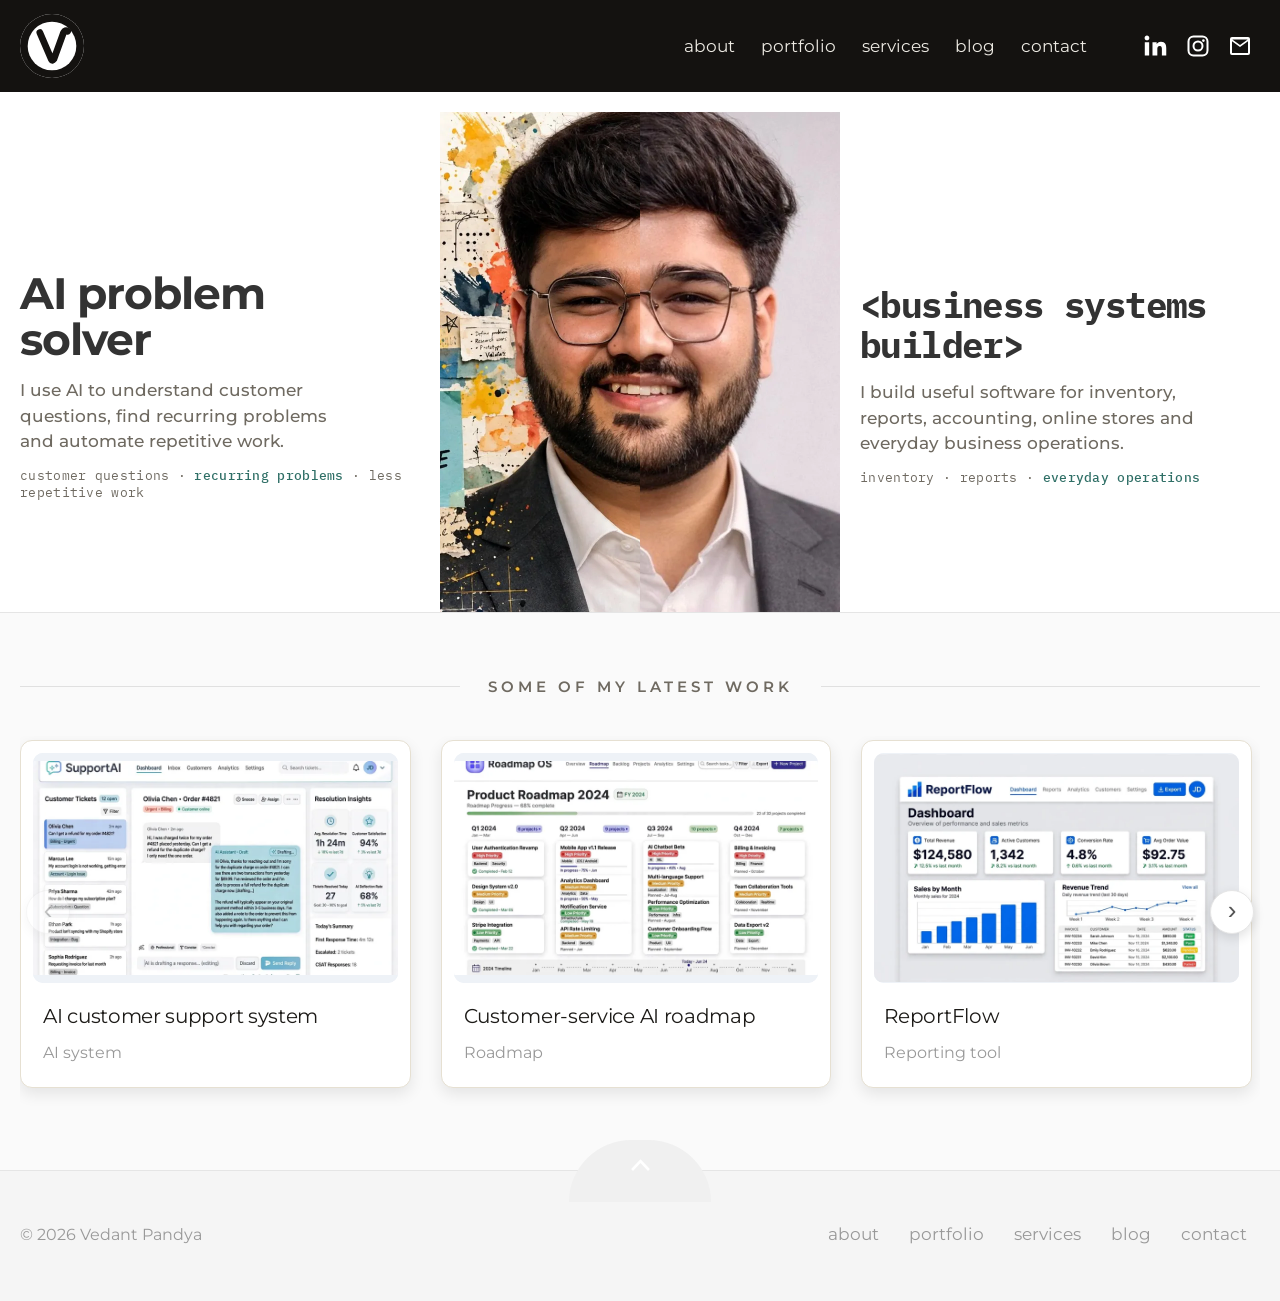
<file: index.html>
<!doctype html>
<html lang="en">
  <head>
    <meta charset="utf-8" />
    <meta name="viewport" content="width=device-width, initial-scale=1, viewport-fit=cover" />
    <meta name="color-scheme" content="light dark" />
    <link rel="icon" type="image/svg+xml" href="assets/logo-v.svg" />
    <link rel="icon" type="image/png" sizes="512x512" href="assets/favicon.png" />
    <link rel="apple-touch-icon" href="assets/favicon.png" />
    <title>Vedant Pandya — AI Technical Architect &amp; Business Systems Builder</title>
    <meta name="description" content="Vedant Pandya uses AI and software to solve real business problems — customer support, reports, inventory, accounting, online stores and everyday operations." />
    <script type="application/ld+json">
    {
      "@context": "https://schema.org",
      "@graph": [
        {
          "@type": "Person",
          "name": "Vedant Pandya",
          "jobTitle": "AI Technical Architect",
          "description": "Vedant Pandya is an AI technical architect from Ahmedabad, India, who turns complicated business problems into simple, intelligent systems — customer support, reports, inventory, accounting and online stores.",
          "url": "https://vedant-pandya-portfolio.vercel.app/",
          "email": "mailto:pvedant881@gmail.com",
          "address": {
            "@type": "PostalAddress",
            "addressLocality": "Ahmedabad",
            "addressRegion": "Gujarat",
            "addressCountry": "IN"
          },
          "sameAs": [
            "https://www.linkedin.com/in/vedant-pandya10",
            "https://www.instagram.com/vedanttpandyaa/",
            "https://github.com/pvedant881",
            "https://www.youtube.com/@sampoornabhajanmusic"
          ],
          "knowsAbout": ["AI technical architecture", "AI automation", "AI chatbots", "customer support automation", "business systems", "reporting automation", "inventory automation"]
        },
        {
          "@type": "WebSite",
          "name": "Vedant Pandya — AI Technical Architect & Business Systems Builder",
          "url": "https://vedant-pandya-portfolio.vercel.app/",
          "author": { "@type": "Person", "name": "Vedant Pandya" }
        }
      ]
    }
    </script>
    <meta property="og:type" content="website" />
    <meta property="og:title" content="Vedant Pandya — AI Technical Architect &amp; Business Systems Builder" />
    <meta property="og:description" content="I turn complicated business problems into simple, intelligent systems." />
    <meta property="og:image" content="assets/hero.jpg" />
    <meta name="twitter:card" content="summary_large_image" />
    <meta name="twitter:title" content="Vedant Pandya — AI Technical Architect &amp; Business Systems Builder" />
    <meta name="twitter:description" content="I use AI and software to solve real business problems." />
    <meta name="twitter:image" content="assets/hero.jpg" />
    <link rel="preconnect" href="https://fonts.googleapis.com" />
    <link rel="preconnect" href="https://fonts.gstatic.com" crossorigin />
    <link href="https://fonts.googleapis.com/css2?family=Montserrat:ital,wght@0,400;0,500;0,600;0,700;0,800;0,900;1,500&family=IBM+Plex+Mono:wght@400;500;700&display=swap" rel="stylesheet" />
    <link rel="stylesheet" href="css/style.css">
    <link rel="preload" as="image" href="assets/solver-tall.jpg" fetchpriority="high">
  </head>
  <body>
    <header class="site">
      <div class="header-in">
        <a class="brand" href="#top" aria-label="Vedant Pandya — home">
          <img class="monogram" src="assets/logo-v.svg" alt="Vedant Pandya logo" width="64" height="64" />
          
        </a>
        <button class="menu-btn" id="menuBtn" type="button" aria-label="Menu" aria-expanded="false"><span aria-hidden="true"></span></button>
        <nav class="main" aria-label="Main">
          <a href="about.html">About</a>
          <a href="portfolio.html">Portfolio</a>
          <a href="services.html">Services</a>
          <a href="blog.html">Blog</a>
          <a href="contact.html">Contact</a>
        </nav>
        <div class="socials">
          <a href="https://www.linkedin.com/in/vedant-pandya10" target="_blank" rel="noopener" aria-label="Vedant Pandya on LinkedIn">
            <svg viewBox="0 0 24 24" aria-hidden="true"><path d="M4.98 3.5C4.98 4.88 3.87 6 2.5 6S0 4.88 0 3.5 1.12 1 2.5 1s2.48 1.12 2.48 2.5zM.2 8h4.6v14H.2zM8.3 8h4.4v1.9h.1c.6-1.2 2.1-2.4 4.4-2.4 4.7 0 5.6 3.1 5.6 7.1V22h-4.6v-6.5c0-1.6 0-3.6-2.2-3.6s-2.6 1.7-2.6 3.5V22H8.3z" transform="translate(0.6,0.6) scale(0.95)"/></svg>
          </a>
          <a href="https://www.instagram.com/vedanttpandyaa/?hl=en" target="_blank" rel="noopener" aria-label="Vedant Pandya on Instagram">
            <svg class="ig" viewBox="0 0 24 24" aria-hidden="true"><rect x="2.5" y="2.5" width="19" height="19" rx="5"/><circle cx="12" cy="12" r="4.5"/><circle cx="17.4" cy="6.6" r="1.3" fill="#fff" stroke="none"/></svg>
          </a>
          <a href="mailto:pvedant881@gmail.com" aria-label="Email Vedant Pandya">
            <svg viewBox="0 0 24 24" aria-hidden="true"><path d="M2 5a2 2 0 0 1 2-2h16a2 2 0 0 1 2 2v14a2 2 0 0 1-2 2H4a2 2 0 0 1-2-2zm2.3.4L12 11l7.7-5.6H4.3zM20 7.2l-8 5.8-8-5.8V19h16z"/></svg>
          </a>
        </div>
      </div>
    </header>

    <main id="top">
        <!-- ===== Hero: AI problem solver / business systems builder ===== -->
      <section class="hero" id="heroSec" aria-label="Introduction">
        <h1 class="sr-only">Vedant Pandya — AI Technical Architect &amp; Business Systems Builder</h1>
        <div class="hero-grid">
          <div class="side left" id="sideSolver">
            <h2>AI problem<br/>solver</h2>
            <p>I use AI to understand customer questions, find recurring problems and automate repetitive work.</p>
            <span class="tag">customer questions · <b>recurring problems</b> · less repetitive work</span>
          </div>

          <div class="portrait-wrap">
            <div class="portrait" id="portrait" role="img" aria-label="Full split-portrait artwork of Vedant Pandya, shown whole — his complete face with PROBLEM SOLVER on the left: a hand-made collage of sticky notes reading Understand the real problem, Make work simpler and Build what people need, plus charts and customer conversation symbols; and AI BUILDER on the right: clean connected system diagrams, dashboard charts and data symbols. Move your cursor across the hero to wipe between the illustrated portrait and the real photo; at rest it is a 50/50 split.">
              <picture class="layer photo" id="photoLayer"><source srcset="assets/photo-tall.webp" type="image/webp"><img src="assets/photo-tall.jpg" alt="" width="800" height="1000"></picture>
              <picture class="layer wipe" id="wipe"><source srcset="assets/solver-tall.webp" type="image/webp"><img src="assets/solver-tall.jpg" alt="" width="800" height="1000" fetchpriority="high"></picture>
            </div>
          </div>

          <div class="side right" id="sideBuilder">
            <h2>&lt;business systems builder&gt;</h2>
            <p>I build useful software for inventory, reports, accounting, online stores and everyday business operations.</p>
            <span class="tag">inventory · reports · <b>everyday operations</b></span>
          </div>
        </div>
      </section>


      <!-- ===== Featured projects ===== -->
      <section class="block band" id="projects" aria-label="Featured projects">
        <div class="block-in">
          <div class="work-head">
            <span class="rule" aria-hidden="true"></span>
            <h2>Some of my latest work</h2>
            <span class="rule" aria-hidden="true"></span>
          </div>
          <button class="work-arrow" id="workPrev" type="button" aria-label="Show earlier projects">‹</button>
          <button class="work-arrow" id="workNext" type="button" aria-label="Show more projects">›</button>
          <div class="cards">
            <!-- Project 1 -->
            <article class="card">
              <div class="preview" aria-hidden="true">
                <picture><source srcset="assets/project-1.webp" type="image/webp"><img src="assets/project-1.jpg" alt="AI customer support system preview"></picture>
              </div>
              <div class="card-meta">
                <div class="card-top">
                  <h3>AI customer support system</h3>
                  <span class="status">Designed</span>
                </div>
                <div class="qa">
                  <span class="q">The problem</span>
                  <p>Customer questions arrive through chat, email and phone. Teams spend too much time answering the same questions and searching for information.</p>
                </div>
                <div class="qa">
                  <span class="q">What I created</span>
                  <p>AI assistants that can understand questions, find the correct information, complete approved tasks and transfer difficult cases to a person.</p>
                </div>
                <div class="qa help">
                  <span class="q">How it helps</span>
                  <p>Customers receive faster answers while employees spend more time on complicated cases.</p>
                </div>
                <p class="role-line"><b>My role:</b> designed the assistants and the rules for when a person takes over.</p>
                <div class="how-toggle">
                  <button class="how-btn" type="button" aria-expanded="false">See how it works <span class="chev" aria-hidden="true">▾</span></button>
                  <div class="how-panel">
                    <h4>In simple words</h4>
                    <ol class="flow-steps">
                      <li>A customer asks a question on chat, email or phone.</li>
                      <li>The assistant understands the question and looks up the correct information.</li>
                      <li>It answers, or completes an approved task such as checking an order.</li>
                      <li>If the case is difficult or sensitive, it passes everything to a person.</li>
                    </ol>
                    <h4 class="tech">Technical details</h4>
                    <ul class="tech-list">
                      <li><b>AI models:</b> large language models answering only from approved business content.</li>
                      <li><b>Integrations:</b> chat, email and phone channels connected through APIs.</li>
                      <li><b>Security &amp; approvals:</b> the assistant can only complete tasks the business has approved; sensitive actions always need a person.</li>
                      <li><b>Records:</b> every conversation is logged so answers can be checked and improved.</li>
                    </ul>
                  </div>
                </div>
              </div>
            </article>

            <!-- Project 2 -->
            <article class="card">
              <div class="preview" aria-hidden="true">
                <picture><source srcset="assets/project-2.webp" type="image/webp"><img src="assets/project-2.jpg" alt="Customer-service AI roadmap preview"></picture>
              </div>
              <div class="card-meta">
                <div class="card-top">
                  <h3>Customer-service AI roadmap</h3>
                  <span class="status plan">Architecture &amp; planning</span>
                </div>
                <div class="qa">
                  <span class="q">The problem</span>
                  <p>A business wanted to understand where AI could improve customer service without creating unnecessary risk.</p>
                </div>
                <div class="qa">
                  <span class="q">What I created</span>
                  <p>A structured plan containing 43 practical AI projects, including faster responses, better routing, privacy protection and intelligent assistance for employees.</p>
                </div>
                <div class="qa help">
                  <span class="q">How it helps</span>
                  <p>The company can introduce AI in a controlled order instead of starting disconnected experiments.</p>
                </div>
                <div class="proof"><b>43</b><span>practical AI projects, sequenced by value and risk</span></div>
                <p class="role-line"><b>My role:</b> designed the roadmap and the order the projects should happen in.</p>
                <div class="how-toggle">
                  <button class="how-btn" type="button" aria-expanded="false">See how it works <span class="chev" aria-hidden="true">▾</span></button>
                  <div class="how-panel">
                    <h4>In simple words</h4>
                    <ol class="flow-steps">
                      <li>Study how customer service works today and where AI could genuinely help.</li>
                      <li>List every opportunity and check its value against its risk.</li>
                      <li>Put the 43 projects into a safe order — quick wins first, sensitive work later.</li>
                      <li>The business follows the plan instead of guessing where to start.</li>
                    </ol>
                    <h4 class="tech">Technical details</h4>
                    <ul class="tech-list">
                      <li><b>Architecture:</b> each project mapped to the systems, data and teams it touches.</li>
                      <li><b>Privacy:</b> data-protection checks built into every project before it starts.</li>
                      <li><b>Controls:</b> human approval points defined for anything that affects customers directly.</li>
                    </ul>
                  </div>
                </div>
              </div>
            </article>

            <!-- Project 3 -->
            <article class="card">
              <div class="preview" aria-hidden="true">
                <picture><source srcset="assets/project-3.webp" type="image/webp"><img src="assets/project-3.jpg" alt="ReportFlow preview"></picture>
              </div>
              <div class="card-meta">
                <div class="card-top">
                  <h3>ReportFlow</h3>
                  <span class="status plan">In development</span>
                </div>
                <div class="qa">
                  <span class="q">The problem</span>
                  <p>Teams repeatedly prepare reports from spreadsheets and manually email them to managers or customers.</p>
                </div>
                <div class="qa">
                  <span class="q">What I created</span>
                  <p>ReportFlow connects to a spreadsheet, prepares the required report and sends it automatically according to a schedule.</p>
                </div>
                <div class="qa help">
                  <span class="q">How it helps</span>
                  <p>It reduces repeated reporting work and helps teams receive information on time.</p>
                </div>
                <p class="role-line"><b>My role:</b> designing and building ReportFlow.</p>
                <div class="how-toggle">
                  <button class="how-btn" type="button" aria-expanded="false">See how it works <span class="chev" aria-hidden="true">▾</span></button>
                  <div class="how-panel">
                    <h4>In simple words</h4>
                    <ol class="flow-steps">
                      <li>Connect ReportFlow to the spreadsheet the team already keeps.</li>
                      <li>Choose what the report should show and who should receive it.</li>
                      <li>ReportFlow prepares the report on schedule — daily, weekly or monthly.</li>
                      <li>It emails the finished report automatically, every time.</li>
                    </ol>
                    <h4 class="tech">Technical details</h4>
                    <ul class="tech-list">
                      <li><b>Integrations:</b> spreadsheet APIs read the latest data at send time.</li>
                      <li><b>Scheduling:</b> automated jobs prepare and send each report on its own timetable.</li>
                      <li><b>Delivery:</b> reports generated as clean documents and sent by email, with a send log.</li>
                    </ul>
                  </div>
                </div>
              </div>
            </article>

            <!-- Project 4 -->
            <article class="card">
              <div class="preview" aria-hidden="true">
                <picture><source srcset="assets/project-4.webp" type="image/webp"><img src="assets/project-4.jpg" alt="Inventory and purchase system preview"></picture>
              </div>
              <div class="card-meta">
                <div class="card-top">
                  <h3>Inventory and purchase system</h3>
                  <span class="status">Built</span>
                </div>
                <div class="qa">
                  <span class="q">The problem</span>
                  <p>A business needed one place to manage products, stock, suppliers, purchases and Purchase Orders.</p>
                </div>
                <div class="qa">
                  <span class="q">What I created</span>
                  <p>An online business system that records inventory activity and manages the purchasing process.</p>
                </div>
                <div class="qa help">
                  <span class="q">How it helps</span>
                  <p>It gives the business clearer stock information and reduces manual record-keeping.</p>
                </div>
                <p class="role-line"><b>My role:</b> helped build the system.</p>
                <div class="how-toggle">
                  <button class="how-btn" type="button" aria-expanded="false">See how it works <span class="chev" aria-hidden="true">▾</span></button>
                  <div class="how-panel">
                    <h4>In simple words</h4>
                    <ol class="flow-steps">
                      <li>Products, suppliers and current stock are recorded in one place.</li>
                      <li>When stock is bought or used, the system updates the record.</li>
                      <li>Purchase Orders are created and tracked inside the same system.</li>
                      <li>Anyone can see what is in stock and what is on order.</li>
                    </ol>
                    <h4 class="tech">Technical details</h4>
                    <ul class="tech-list">
                      <li><b>Database design:</b> products, stock movements, suppliers and Purchase Orders stored as connected records.</li>
                      <li><b>Architecture:</b> a cloud-based web application the whole team can open in a browser.</li>
                      <li><b>Access:</b> different team members see and change only what their job needs.</li>
                    </ul>
                  </div>
                </div>
              </div>
            </article>

            <!-- Project 5 -->
            <article class="card">
              <div class="preview" aria-hidden="true">
                <picture><source srcset="assets/project-5.webp" type="image/webp"><img src="assets/project-5.jpg" alt="Accounting and Tally connection preview"></picture>
              </div>
              <div class="card-meta">
                <div class="card-top">
                  <h3>Accounting and Tally connection</h3>
                  <span class="status">Built</span>
                </div>
                <div class="qa">
                  <span class="q">The problem</span>
                  <p>Accounting information stored on an office computer was difficult to access and synchronize with an online platform.</p>
                </div>
                <div class="qa">
                  <span class="q">What I created</span>
                  <p>A system that securely connects the desktop accounting application with a cloud-based business platform.</p>
                </div>
                <div class="qa help">
                  <span class="q">How it helps</span>
                  <p>It allows information to stay synchronized while employees continue using their familiar accounting software.</p>
                </div>
                <p class="role-line"><b>My role:</b> worked on the connection between the two systems.</p>
                <div class="how-toggle">
                  <button class="how-btn" type="button" aria-expanded="false">See how it works <span class="chev" aria-hidden="true">▾</span></button>
                  <div class="how-panel">
                    <h4>In simple words</h4>
                    <ol class="flow-steps">
                      <li>The team keeps working in Tally on the office computer, as before.</li>
                      <li>The connection reads the accounting information safely.</li>
                      <li>It sends the information to the online platform and keeps both sides matching.</li>
                      <li>Managers can view up-to-date figures online, from anywhere.</li>
                    </ol>
                    <h4 class="tech">Technical details</h4>
                    <ul class="tech-list">
                      <li><b>Integrations:</b> a local connector exchanges data with Tally and syncs it to the cloud platform over secure APIs.</li>
                      <li><b>Security:</b> encrypted transfer, with access limited to authorized users.</li>
                      <li><b>Reliability:</b> sync checks compare both sides so differences are caught instead of copied.</li>
                    </ul>
                  </div>
                </div>
              </div>
            </article>

            <!-- Project 6 -->
            <article class="card">
              <div class="preview" aria-hidden="true">
                <picture><source srcset="assets/project-6.webp" type="image/webp"><img src="assets/project-6.jpg" alt="Customer feedback intelligence preview"></picture>
              </div>
              <div class="card-meta">
                <div class="card-top">
                  <h3>Customer feedback intelligence</h3>
                  <span class="status">Analysis complete</span>
                </div>
                <div class="qa">
                  <span class="q">The problem</span>
                  <p>Important customer problems were hidden inside hundreds of thousands of conversations.</p>
                </div>
                <div class="qa">
                  <span class="q">What I created</span>
                  <p>A process that reads and organizes customer feedback, identifies repeated problems and supports recommendations with real customer evidence.</p>
                </div>
                <div class="qa help">
                  <span class="q">How it helps</span>
                  <p>Business teams can see what customers are struggling with and decide what to fix first.</p>
                </div>
                <div class="proof"><b>278,000+</b><span>customer-service records studied</span></div>
                <p class="role-line"><b>My role:</b> created the analysis process and the recommendations it produced.</p>
                <div class="how-toggle">
                  <button class="how-btn" type="button" aria-expanded="false">See how it works <span class="chev" aria-hidden="true">▾</span></button>
                  <div class="how-panel">
                    <h4>In simple words</h4>
                    <ol class="flow-steps">
                      <li>Customer conversations are collected from the service channels.</li>
                      <li>Each conversation is read and sorted by the problem it describes.</li>
                      <li>Repeated problems are counted and ranked, with real customer quotes as evidence.</li>
                      <li>Teams get a clear list of what to fix first — and why.</li>
                    </ol>
                    <h4 class="tech">Technical details</h4>
                    <ul class="tech-list">
                      <li><b>AI models:</b> language models classify conversations into a fixed set of problem categories.</li>
                      <li><b>Evidence:</b> every recommendation links back to the original customer records behind it.</li>
                      <li><b>Checks:</b> samples are reviewed by a person so the categories stay accurate at scale.</li>
                    </ul>
                  </div>
                </div>
              </div>
            </article>

            <!-- Project 7 -->
            <article class="card">
              <div class="preview" aria-hidden="true">
                <picture><source srcset="assets/project-7.webp" type="image/webp"><img src="assets/project-7.jpg" alt="Vunoti online store preview"></picture>
              </div>
              <div class="card-meta">
                <div class="card-top">
                  <h3>Vunoti online store</h3>
                  <span class="status plan">Active development</span>
                </div>
                <div class="qa">
                  <span class="q">The problem</span>
                  <p>Customers needed an easier way to choose matching clothing sets, individual products, sizes and prices.</p>
                </div>
                <div class="qa">
                  <span class="q">What I created</span>
                  <p>Improvements to the online product-selection and shopping experience.</p>
                </div>
                <div class="qa help">
                  <span class="q">How it helps</span>
                  <p>Customers can understand their choices more easily and select the correct products.</p>
                </div>
                <p class="role-line"><b>My role:</b> improving how customers choose products, sizes and sets.</p>
                <div class="how-toggle">
                  <button class="how-btn" type="button" aria-expanded="false">See how it works <span class="chev" aria-hidden="true">▾</span></button>
                  <div class="how-panel">
                    <h4>In simple words</h4>
                    <ol class="flow-steps">
                      <li>A customer opens a product and sees the matching set it belongs to.</li>
                      <li>They choose the full set or individual items, then pick a size.</li>
                      <li>The price updates clearly as they choose.</li>
                      <li>They check out knowing exactly what they selected.</li>
                    </ol>
                    <h4 class="tech">Technical details</h4>
                    <ul class="tech-list">
                      <li><b>Product data:</b> sets, individual items, sizes and prices modelled as connected options.</li>
                      <li><b>Experience:</b> selection changes update price and availability instantly on the page.</li>
                      <li><b>Platform:</b> built on the store&rsquo;s existing online-shop platform.</li>
                    </ul>
                  </div>
                </div>
              </div>
            </article>

            <!-- Project 8 -->
            <article class="card">
              <div class="preview" aria-hidden="true">
                <picture><source srcset="assets/project-8.webp" type="image/webp"><img src="assets/project-8.jpg" alt="Business data automation preview"></picture>
              </div>
              <div class="card-meta">
                <div class="card-top">
                  <h3>Business data automation</h3>
                  <span class="status">Delivered</span>
                </div>
                <div class="qa">
                  <span class="q">The problem</span>
                  <p>Important information was spread across customer-service, sales, shipping and reporting tools.</p>
                </div>
                <div class="qa">
                  <span class="q">What I created</span>
                  <p>Connections between systems so information could be collected, updated and reported with less manual effort.</p>
                </div>
                <div class="qa help">
                  <span class="q">How it helps</span>
                  <p>Teams save time and receive more consistent information.</p>
                </div>
                <p class="role-line"><b>My role:</b> connected the systems and automated the updates.</p>
                <div class="how-toggle">
                  <button class="how-btn" type="button" aria-expanded="false">See how it works <span class="chev" aria-hidden="true">▾</span></button>
                  <div class="how-panel">
                    <h4>In simple words</h4>
                    <ol class="flow-steps">
                      <li>Information is entered once, in the tool where it naturally happens.</li>
                      <li>The connection carries it to the other systems automatically.</li>
                      <li>Records stay updated everywhere, without anyone re-typing them.</li>
                      <li>Reports are prepared from the same, consistent information.</li>
                    </ol>
                    <h4 class="tech">Technical details</h4>
                    <ul class="tech-list">
                      <li><b>Integrations:</b> customer-service, sales, shipping and reporting tools connected through their APIs.</li>
                      <li><b>Automation:</b> scheduled and event-based updates keep records in step.</li>
                      <li><b>Checks:</b> failed updates are flagged and retried, so nothing silently goes missing.</li>
                    </ul>
                  </div>
                </div>
              </div>
            </article>
          </div>
        </div>
      </section>



    </main>

    <footer>
      <button class="to-top" id="toTop" aria-label="Back to top">
        <svg viewBox="0 0 24 24" aria-hidden="true"><path d="M12 5 3 14.5l1.8 1.7L12 8.6l7.2 7.6L21 14.5z"/></svg>
      </button>
      <div class="footer-in">
        <span class="copy">&copy; <span id="year">2026</span> Vedant Pandya</span>
        <nav aria-label="Footer">
          <a href="about.html">About</a>
          <a href="portfolio.html">Portfolio</a>
          <a href="services.html">Services</a>
          <a href="blog.html">Blog</a>
          <a href="contact.html">Contact</a>
        </nav>
      </div>
    </footer>

    <script src="js/main.js" defer></script>
  </body>
</html>
</file>
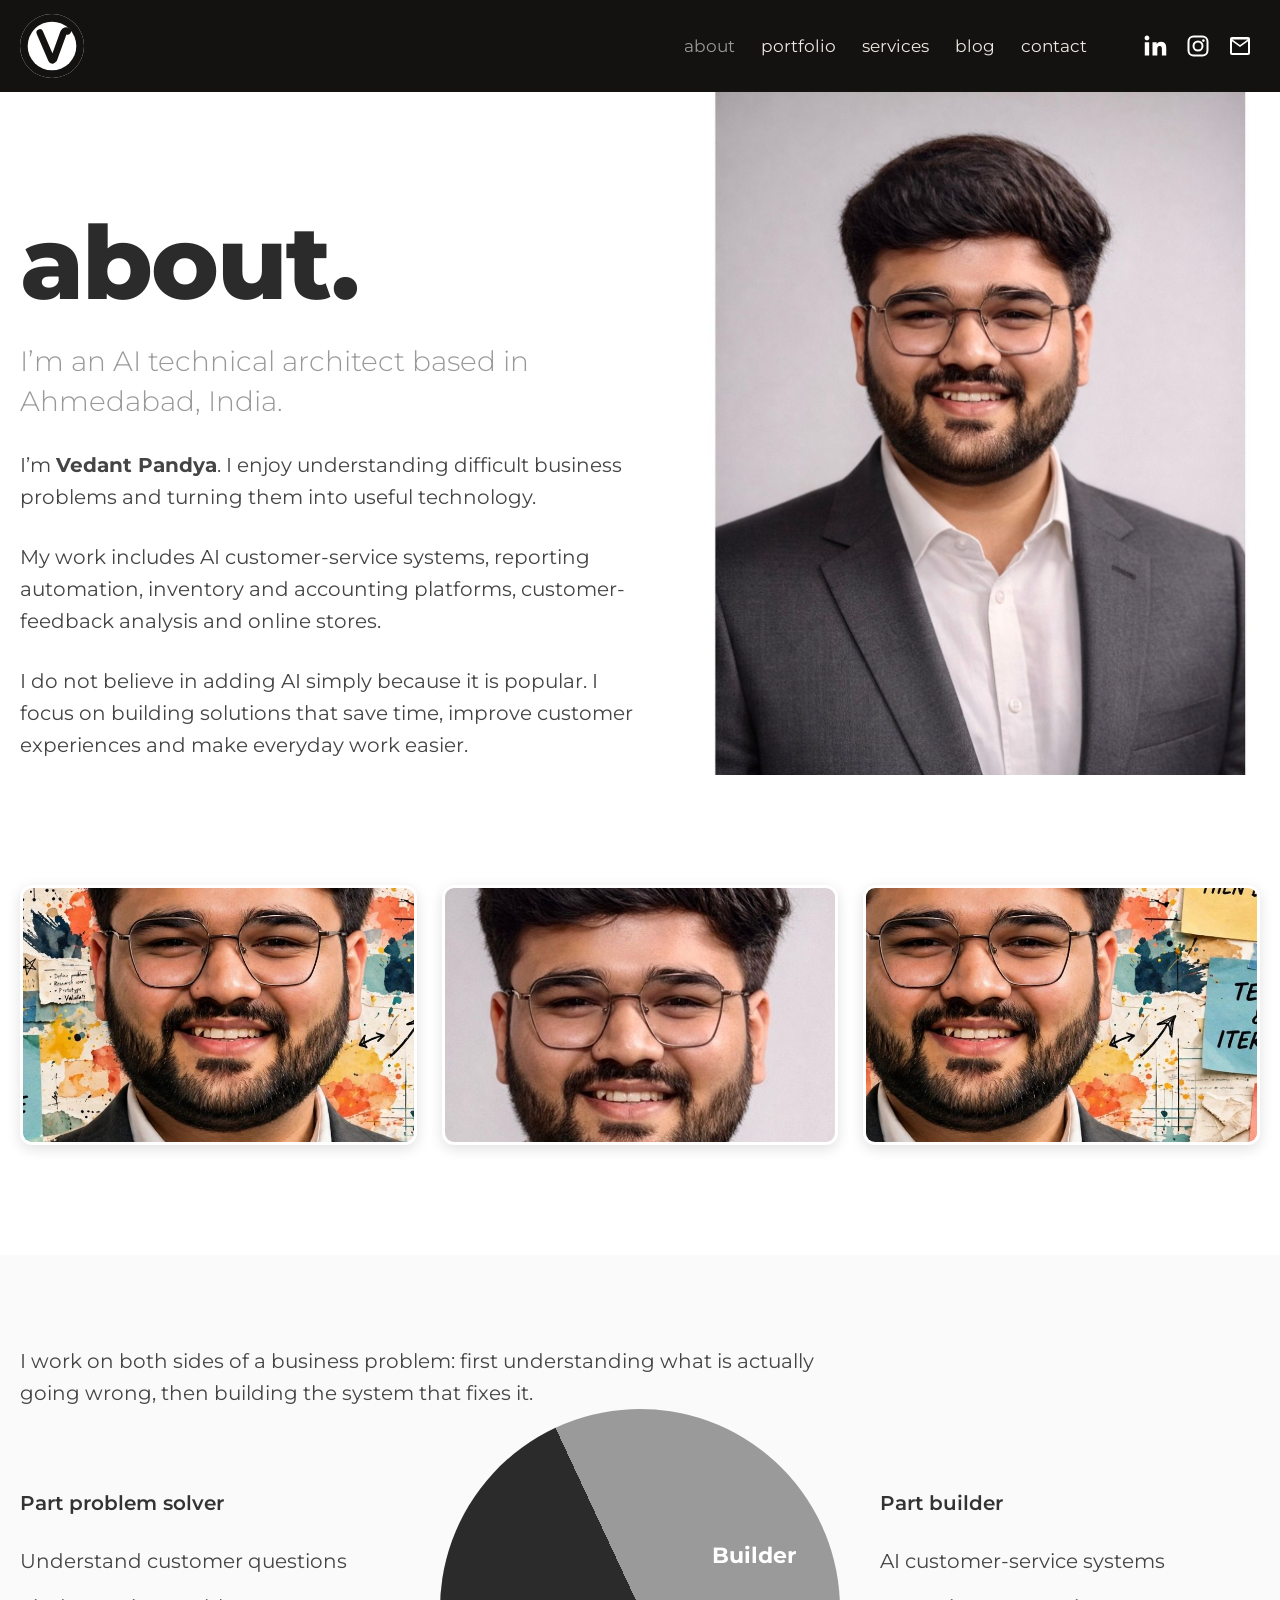
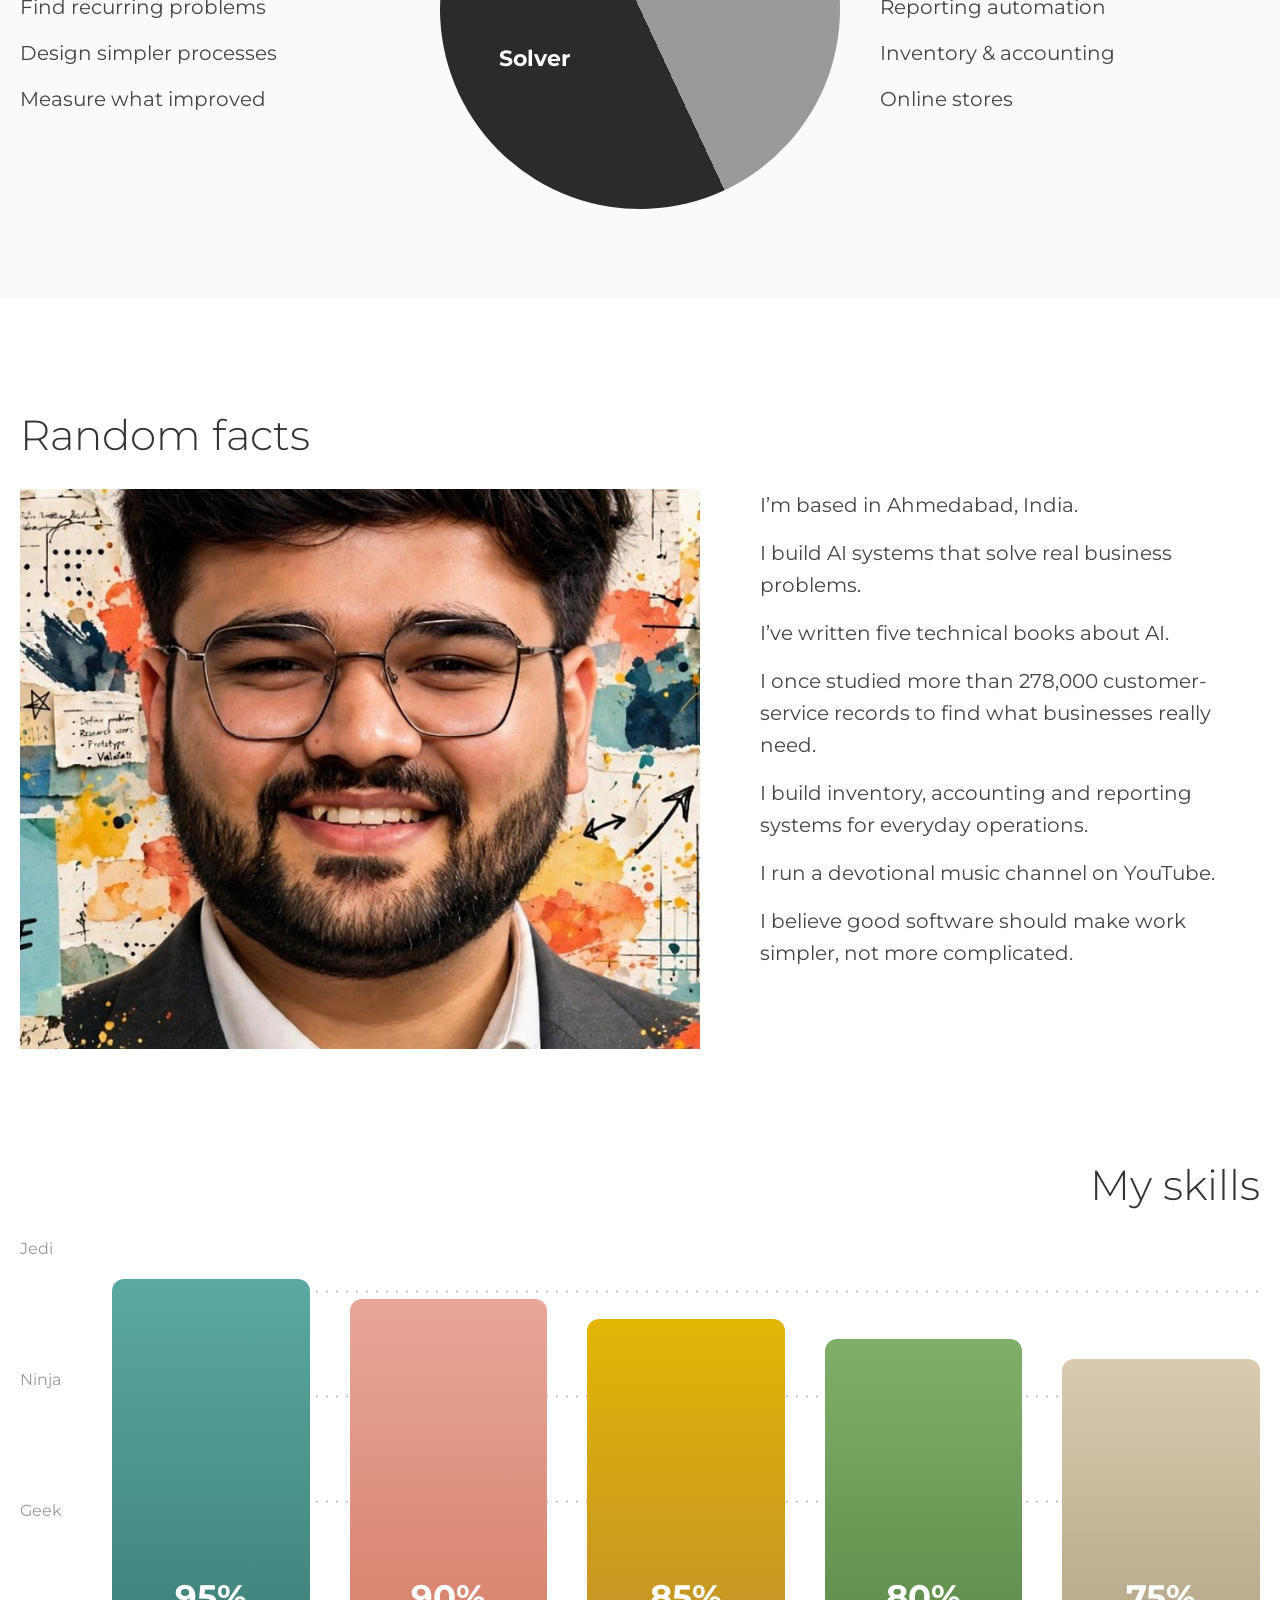
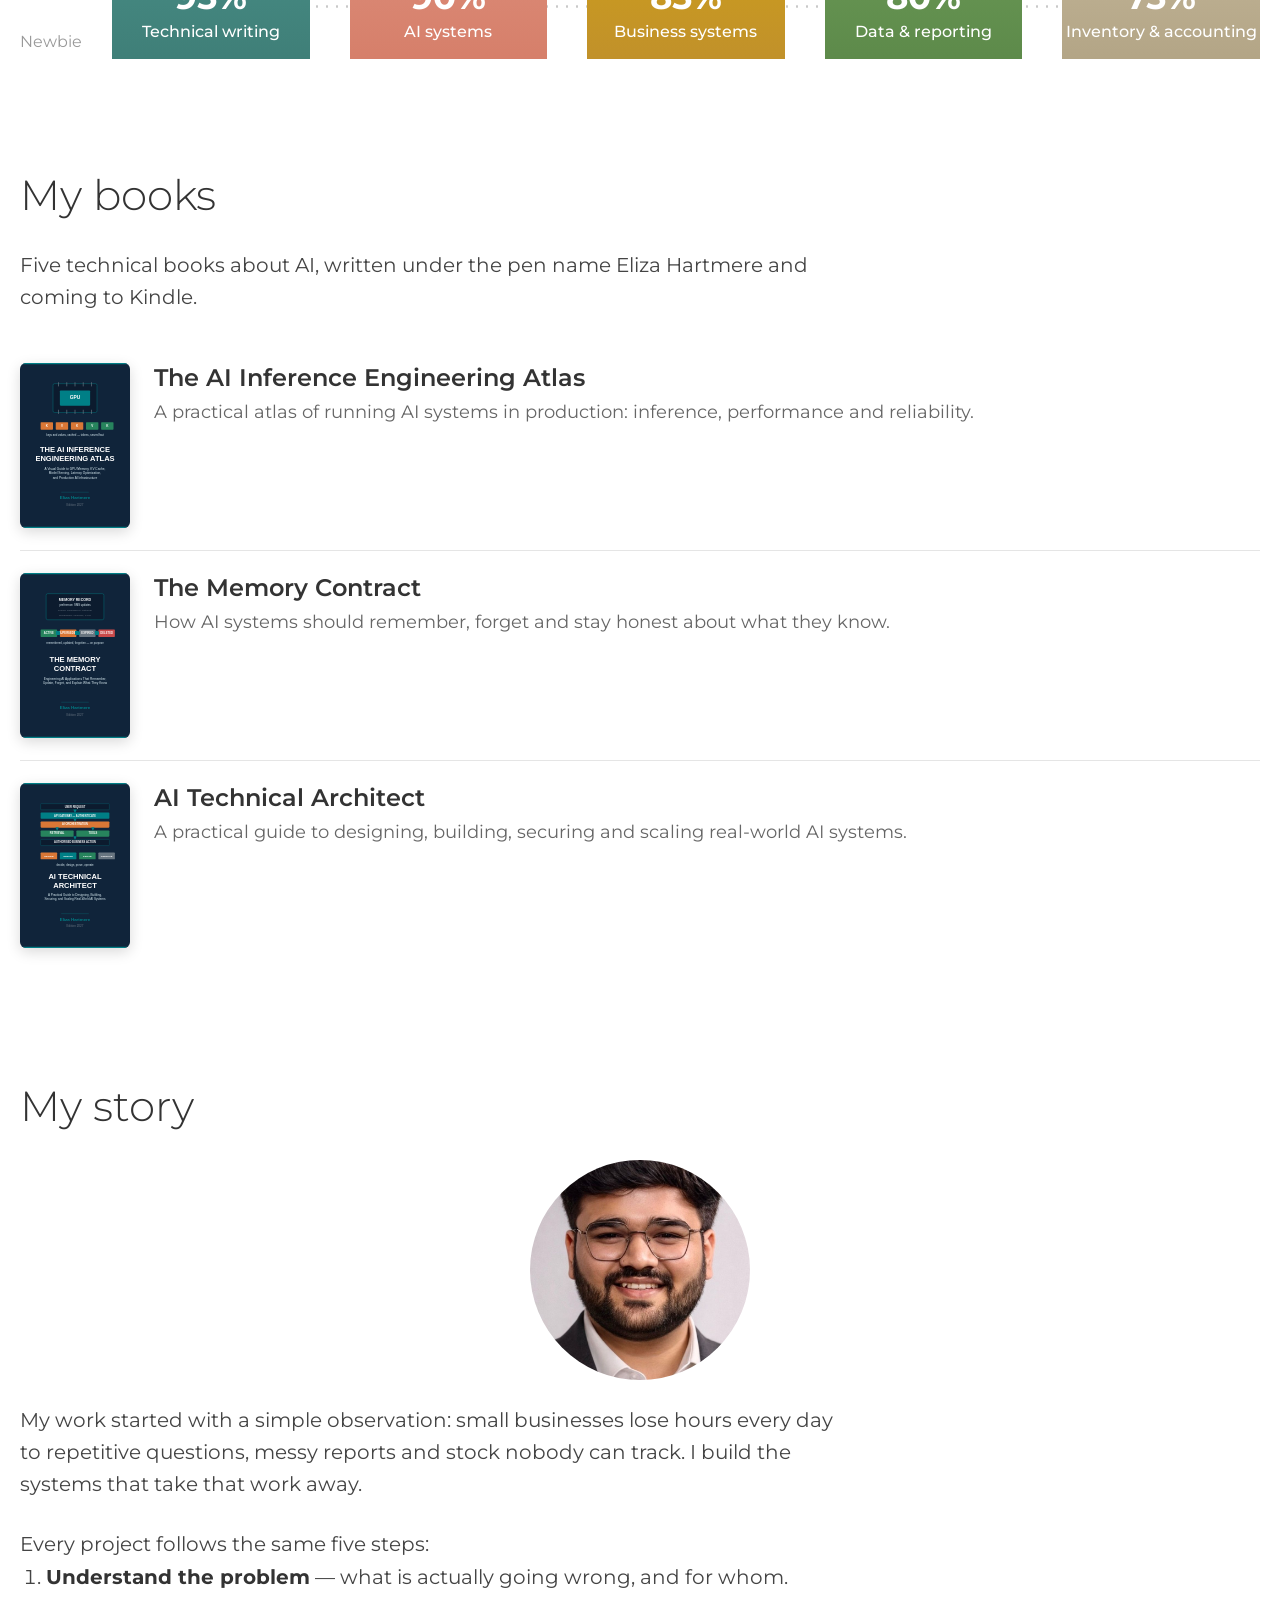
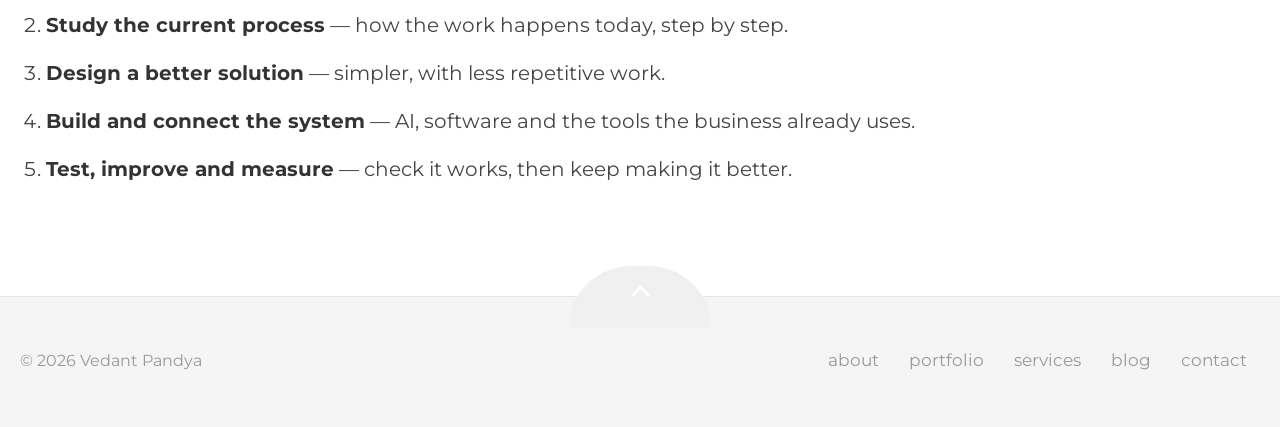
<file: about.html>
<!doctype html>
<html lang="en">
  <head>
    <meta charset="utf-8" />
    <meta name="viewport" content="width=device-width, initial-scale=1, viewport-fit=cover" />
    <meta name="color-scheme" content="light dark" />
    <link rel="icon" type="image/svg+xml" href="assets/logo-v.svg" />
    <link rel="icon" type="image/png" sizes="512x512" href="assets/favicon.png" />
    <link rel="apple-touch-icon" href="assets/favicon.png" />
    <title>About Vedant Pandya — AI Technical Architect &amp; Business Systems Builder</title>
    <meta name="description" content="About Vedant Pandya: an AI technical architect from Ahmedabad who turns complicated business problems into simple, intelligent systems." />
    <script type="application/ld+json">
    {
      "@context": "https://schema.org",
      "@type": "Person",
      "name": "Vedant Pandya",
      "jobTitle": "AI Technical Architect",
      "description": "Vedant Pandya is an AI technical architect from Ahmedabad, India, who turns complicated business problems into simple, intelligent systems — customer support, reports, inventory, accounting and online stores.",
      "url": "https://vedant-pandya-portfolio.vercel.app/",
      "email": "mailto:pvedant881@gmail.com",
      "address": {
        "@type": "PostalAddress",
        "addressLocality": "Ahmedabad",
        "addressRegion": "Gujarat",
        "addressCountry": "IN"
      },
      "sameAs": [
        "https://www.linkedin.com/in/vedant-pandya10",
        "https://www.instagram.com/vedanttpandyaa/",
        "https://github.com/pvedant881",
        "https://www.youtube.com/@sampoornabhajanmusic"
      ],
      "knowsAbout": ["AI technical architecture", "AI automation", "AI chatbots", "customer support automation", "business systems", "reporting automation", "inventory automation"]
    }
    </script>
    <link rel="preconnect" href="https://fonts.googleapis.com" />
    <link rel="preconnect" href="https://fonts.gstatic.com" crossorigin />
    <link href="https://fonts.googleapis.com/css2?family=Montserrat:ital,wght@0,400;0,500;0,600;0,700;0,800;0,900;1,500&family=IBM+Plex+Mono:wght@400;500;700&display=swap" rel="stylesheet" />
    <link rel="stylesheet" href="css/style.css">
  </head>
  <body>
    <header class="site">
      <div class="header-in">
        <a class="brand" href="index.html" aria-label="Vedant Pandya — home">
          <img class="monogram" src="assets/logo-v.svg" alt="Vedant Pandya logo" width="64" height="64" />
          
        </a>
        <button class="menu-btn" id="menuBtn" type="button" aria-label="Menu" aria-expanded="false"><span aria-hidden="true"></span></button>
        <nav class="main" aria-label="Main">
          <a href="about.html" class="current">About</a>
          <a href="portfolio.html">Portfolio</a>
          <a href="services.html">Services</a>
          <a href="blog.html">Blog</a>
          <a href="contact.html">Contact</a>
        </nav>
        <div class="socials">
          <a href="https://www.linkedin.com/in/vedant-pandya10" target="_blank" rel="noopener" aria-label="Vedant Pandya on LinkedIn">
            <svg viewBox="0 0 24 24" aria-hidden="true"><path d="M4.98 3.5C4.98 4.88 3.87 6 2.5 6S0 4.88 0 3.5 1.12 1 2.5 1s2.48 1.12 2.48 2.5zM.2 8h4.6v14H.2zM8.3 8h4.4v1.9h.1c.6-1.2 2.1-2.4 4.4-2.4 4.7 0 5.6 3.1 5.6 7.1V22h-4.6v-6.5c0-1.6 0-3.6-2.2-3.6s-2.6 1.7-2.6 3.5V22H8.3z" transform="translate(0.6,0.6) scale(0.95)"/></svg>
          </a>
          <a href="https://www.instagram.com/vedanttpandyaa/?hl=en" target="_blank" rel="noopener" aria-label="Vedant Pandya on Instagram">
            <svg class="ig" viewBox="0 0 24 24" aria-hidden="true"><rect x="2.5" y="2.5" width="19" height="19" rx="5"/><circle cx="12" cy="12" r="4.5"/><circle cx="17.4" cy="6.6" r="1.3" fill="#fff" stroke="none"/></svg>
          </a>
          <a href="mailto:pvedant881@gmail.com" aria-label="Email Vedant Pandya">
            <svg viewBox="0 0 24 24" aria-hidden="true"><path d="M2 5a2 2 0 0 1 2-2h16a2 2 0 0 1 2 2v14a2 2 0 0 1-2 2H4a2 2 0 0 1-2-2zm2.3.4L12 11l7.7-5.6H4.3zM20 7.2l-8 5.8-8-5.8V19h16z"/></svg>
          </a>
        </div>
      </div>
    </header>
    <main id="top">
      <div class="page">
        <div class="about-hero">
          <div>
            <h1 class="page-head">about.</h1>
            <p class="page-intro">I&rsquo;m an AI technical architect based in Ahmedabad, India.</p>
            <p class="page-lede">I&rsquo;m <strong>Vedant Pandya</strong>. I enjoy understanding difficult business problems and turning them into useful technology.</p>
            <p class="page-lede">My work includes AI customer-service systems, reporting automation, inventory and accounting platforms, customer-feedback analysis and online stores.</p>
            <p class="page-lede">I do not believe in adding AI simply because it is popular. I focus on building solutions that save time, improve customer experiences and make everyday work easier.</p>
          </div>
          <img src="assets/portrait.jpg" alt="Portrait of Vedant Pandya" width="1127" height="1374" />
        </div>
        <div class="strip" aria-label="Photos of Vedant">
          <img src="assets/strip-1.jpg" alt="Vedant Pandya, problem solver artwork" loading="lazy" />
          <img src="assets/strip-2.jpg" alt="Vedant Pandya" loading="lazy" />
          <img src="assets/strip-3.jpg" alt="Vedant Pandya, problem solver collage" loading="lazy" />
        </div>
      </div>
      <section class="band-sec">
        <div class="page">
          <div class="page-sec">
            <p class="page-lede" style="margin-top:0">I work on both sides of a business problem: first understanding what is actually going wrong, then building the system that fixes it.</p>
            <div class="split2">
              <div>
                <h3>Part problem solver</h3>
                <ul>
                  <li>Understand customer questions</li>
                  <li>Find recurring problems</li>
                  <li>Design simpler processes</li>
                  <li>Measure what improved</li>
                </ul>
              </div>
              <div class="pie" role="img" aria-label="Half problem solver, half systems builder">
                <span class="pl">Solver</span>
                <span class="pr">Builder</span>
              </div>
              <div>
                <h3>Part builder</h3>
                <ul>
                  <li>AI customer-service systems</li>
                  <li>Reporting automation</li>
                  <li>Inventory &amp; accounting</li>
                  <li>Online stores</li>
                </ul>
              </div>
            </div>
          </div>
        </div>
      </section>
      <div class="page">
        <section class="page-sec">
          <h2>Random facts</h2>
          <div class="facts">
            <img src="assets/solver-tall.jpg" alt="Vedant Pandya" loading="lazy" />
            <ul>
              <li>I&rsquo;m based in Ahmedabad, India.</li>
              <li>I build AI systems that solve real business problems.</li>
              <li>I&rsquo;ve written five technical books about AI.</li>
              <li>I once studied more than 278,000 customer-service records to find what businesses really need.</li>
              <li>I build inventory, accounting and reporting systems for everyday operations.</li>
              <li>I run a devotional music channel on YouTube.</li>
              <li>I believe good software should make work simpler, not more complicated.</li>
            </ul>
          </div>
        </section>
        <section class="page-sec skills-sec">
          <h2>My skills</h2>
          <div class="skills-wrap">
            <div class="skill-scale" aria-hidden="true"><span>Jedi</span><span>Ninja</span><span>Geek</span><span>Newbie</span></div>
            <div class="skills">
              <div class="skill-bar" style="height:380px; background:linear-gradient(#5aa9a0, #3f7f78);"><span class="pct">95%</span><span class="lbl">Technical writing</span></div>
              <div class="skill-bar" style="height:360px; background:linear-gradient(#e8a798, #d67f6a);"><span class="pct">90%</span><span class="lbl">AI systems</span></div>
              <div class="skill-bar" style="height:340px; background:linear-gradient(#e3b505, #c1912a);"><span class="pct">85%</span><span class="lbl">Business systems</span></div>
              <div class="skill-bar" style="height:320px; background:linear-gradient(#7fb069, #5d8a4a);"><span class="pct">80%</span><span class="lbl">Data &amp; reporting</span></div>
              <div class="skill-bar" style="height:300px; background:linear-gradient(#d8cbb0, #b3a586);"><span class="pct">75%</span><span class="lbl">Inventory &amp; accounting</span></div>
            </div>
          </div>
        </section>
        <section class="page-sec">
          <h2>My books</h2>
          <p class="page-lede" style="margin-top:0">Five technical books about AI, written under the pen name Eliza Hartmere and coming to Kindle.</p>
          <div style="margin-top:28px">
            <div class="book-row"><img src="assets/cover-atlas.svg" alt="The AI Inference Engineering Atlas book cover" loading="lazy" /><div><h3>The AI Inference Engineering Atlas</h3>
              <p>A practical atlas of running AI systems in production: inference, performance and reliability.</p></div>
            </div>
            <div class="book-row"><img src="assets/cover-memory.svg" alt="The Memory Contract book cover" loading="lazy" /><div><h3>The Memory Contract</h3>
              <p>How AI systems should remember, forget and stay honest about what they know.</p></div>
            </div>
            <div class="book-row"><img src="assets/cover-architect.svg" alt="AI Technical Architect book cover" loading="lazy" /><div><h3>AI Technical Architect</h3>
              <p>A practical guide to designing, building, securing and scaling real-world AI systems.</p></div>
            </div>
          </div>
        </section>
        <section class="page-sec">
          <h2>My story</h2>
          <img class="story-portrait" src="assets/photo-tall.jpg" alt="Vedant Pandya" loading="lazy" />
          <p class="page-lede" style="margin-top:0">My work started with a simple observation: small businesses lose hours every day to repetitive questions, messy reports and stock nobody can track. I build the systems that take that work away.</p>
          <p class="page-lede">Every project follows the same five steps:</p>
          <ol class="steps">
            <li><b>Understand the problem</b> — what is actually going wrong, and for whom.</li>
            <li><b>Study the current process</b> — how the work happens today, step by step.</li>
            <li><b>Design a better solution</b> — simpler, with less repetitive work.</li>
            <li><b>Build and connect the system</b> — AI, software and the tools the business already uses.</li>
            <li><b>Test, improve and measure</b> — check it works, then keep making it better.</li>
          </ol>
        </section>
      </div>
    </main>
    <footer>
      <button class="to-top" id="toTop" aria-label="Back to top">
        <svg viewBox="0 0 24 24" aria-hidden="true"><path d="M12 5 3 14.5l1.8 1.7L12 8.6l7.2 7.6L21 14.5z"/></svg>
      </button>
      <div class="footer-in">
        <span class="copy">&copy; <span id="year">2026</span> Vedant Pandya</span>
        <nav aria-label="Footer">
          <a href="about.html">About</a>
          <a href="portfolio.html">Portfolio</a>
          <a href="services.html">Services</a>
          <a href="blog.html">Blog</a>
          <a href="contact.html">Contact</a>
        </nav>
      </div>
    </footer>
    <script src="js/main.js"></script>
  </body>
</html>
</file>
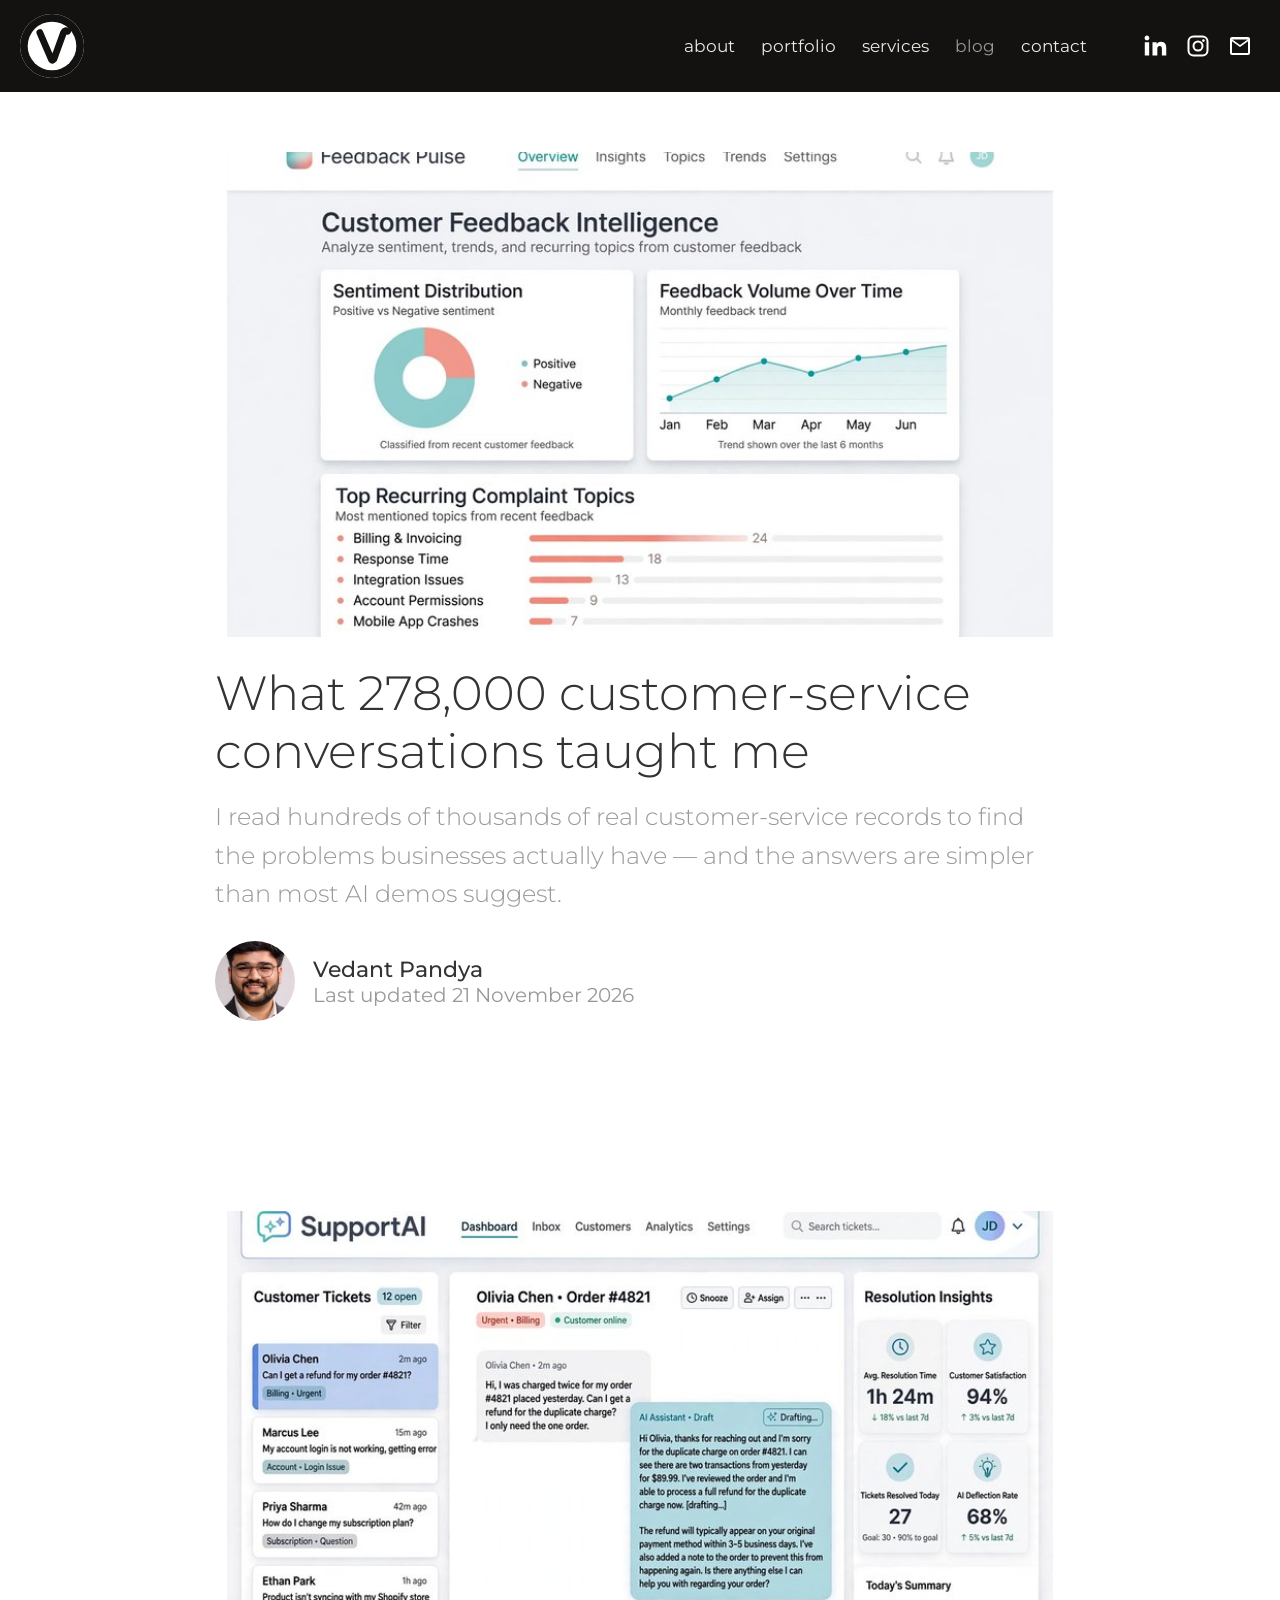
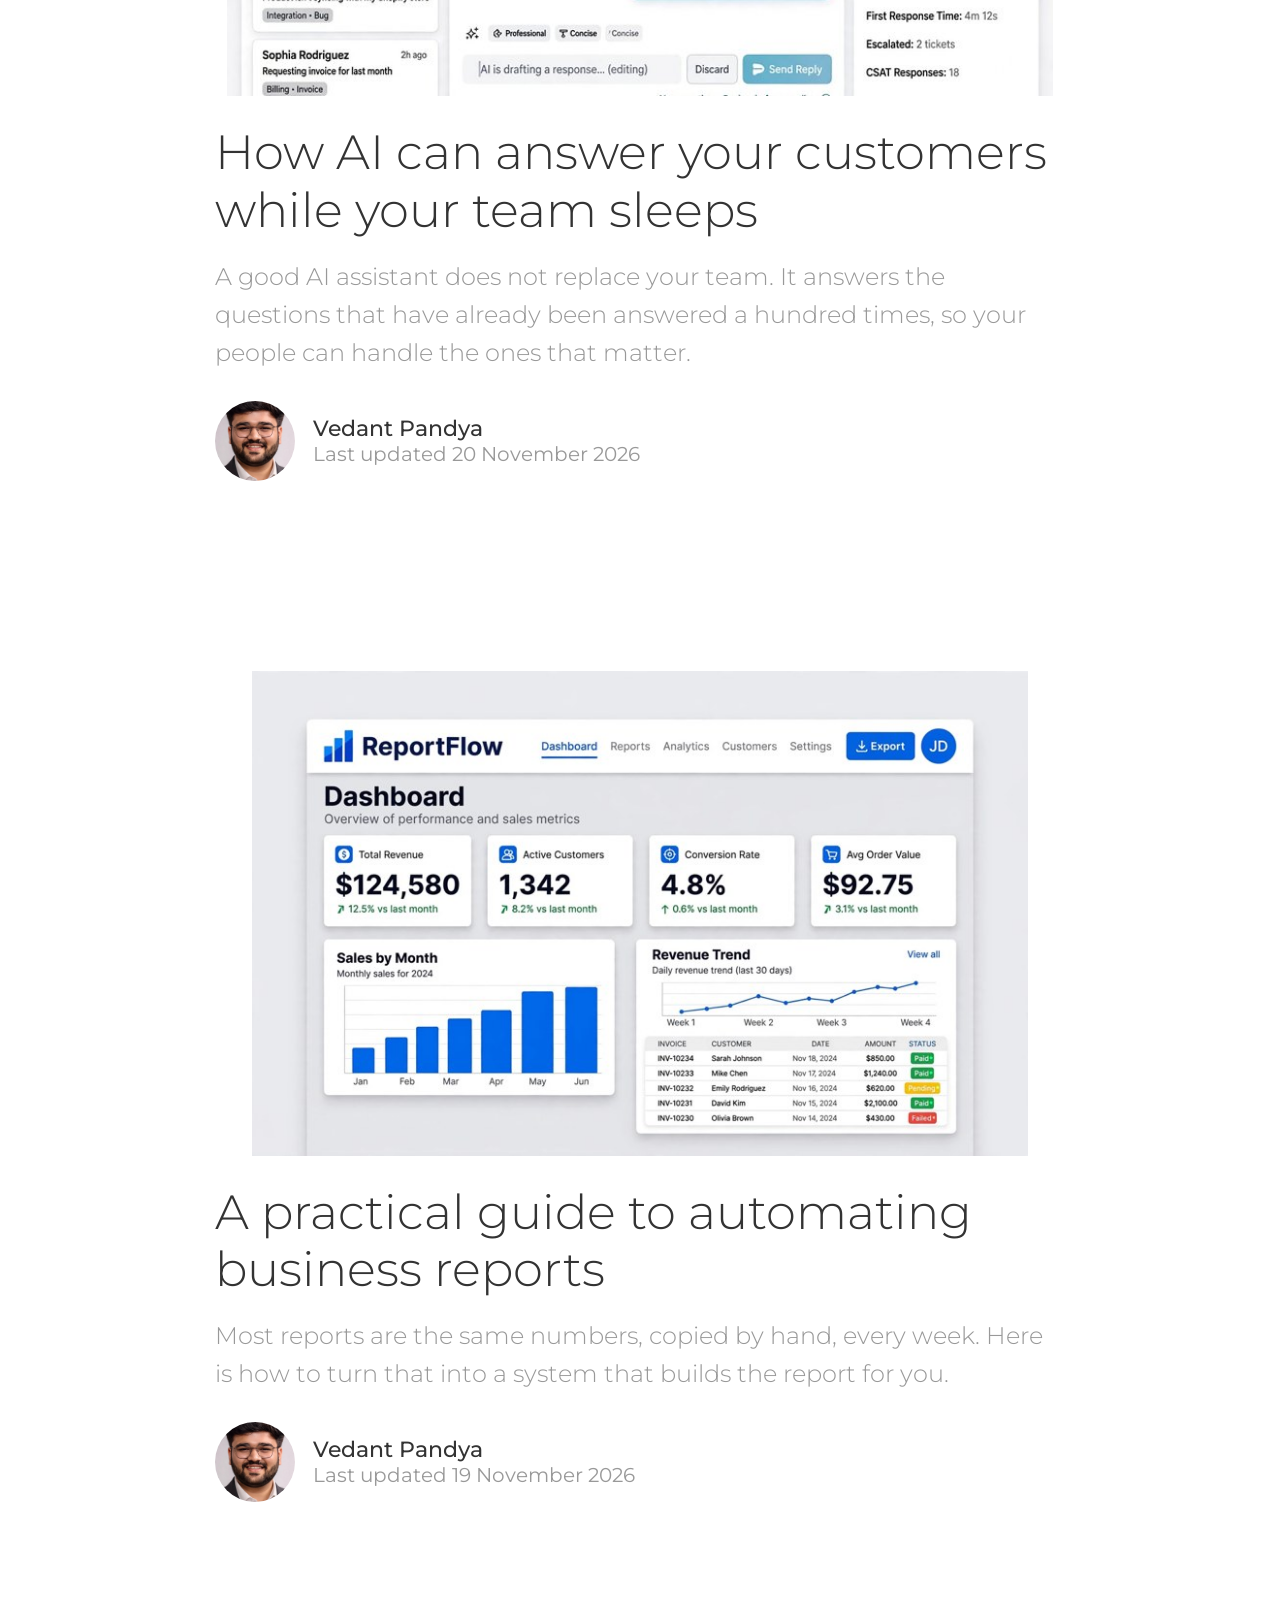
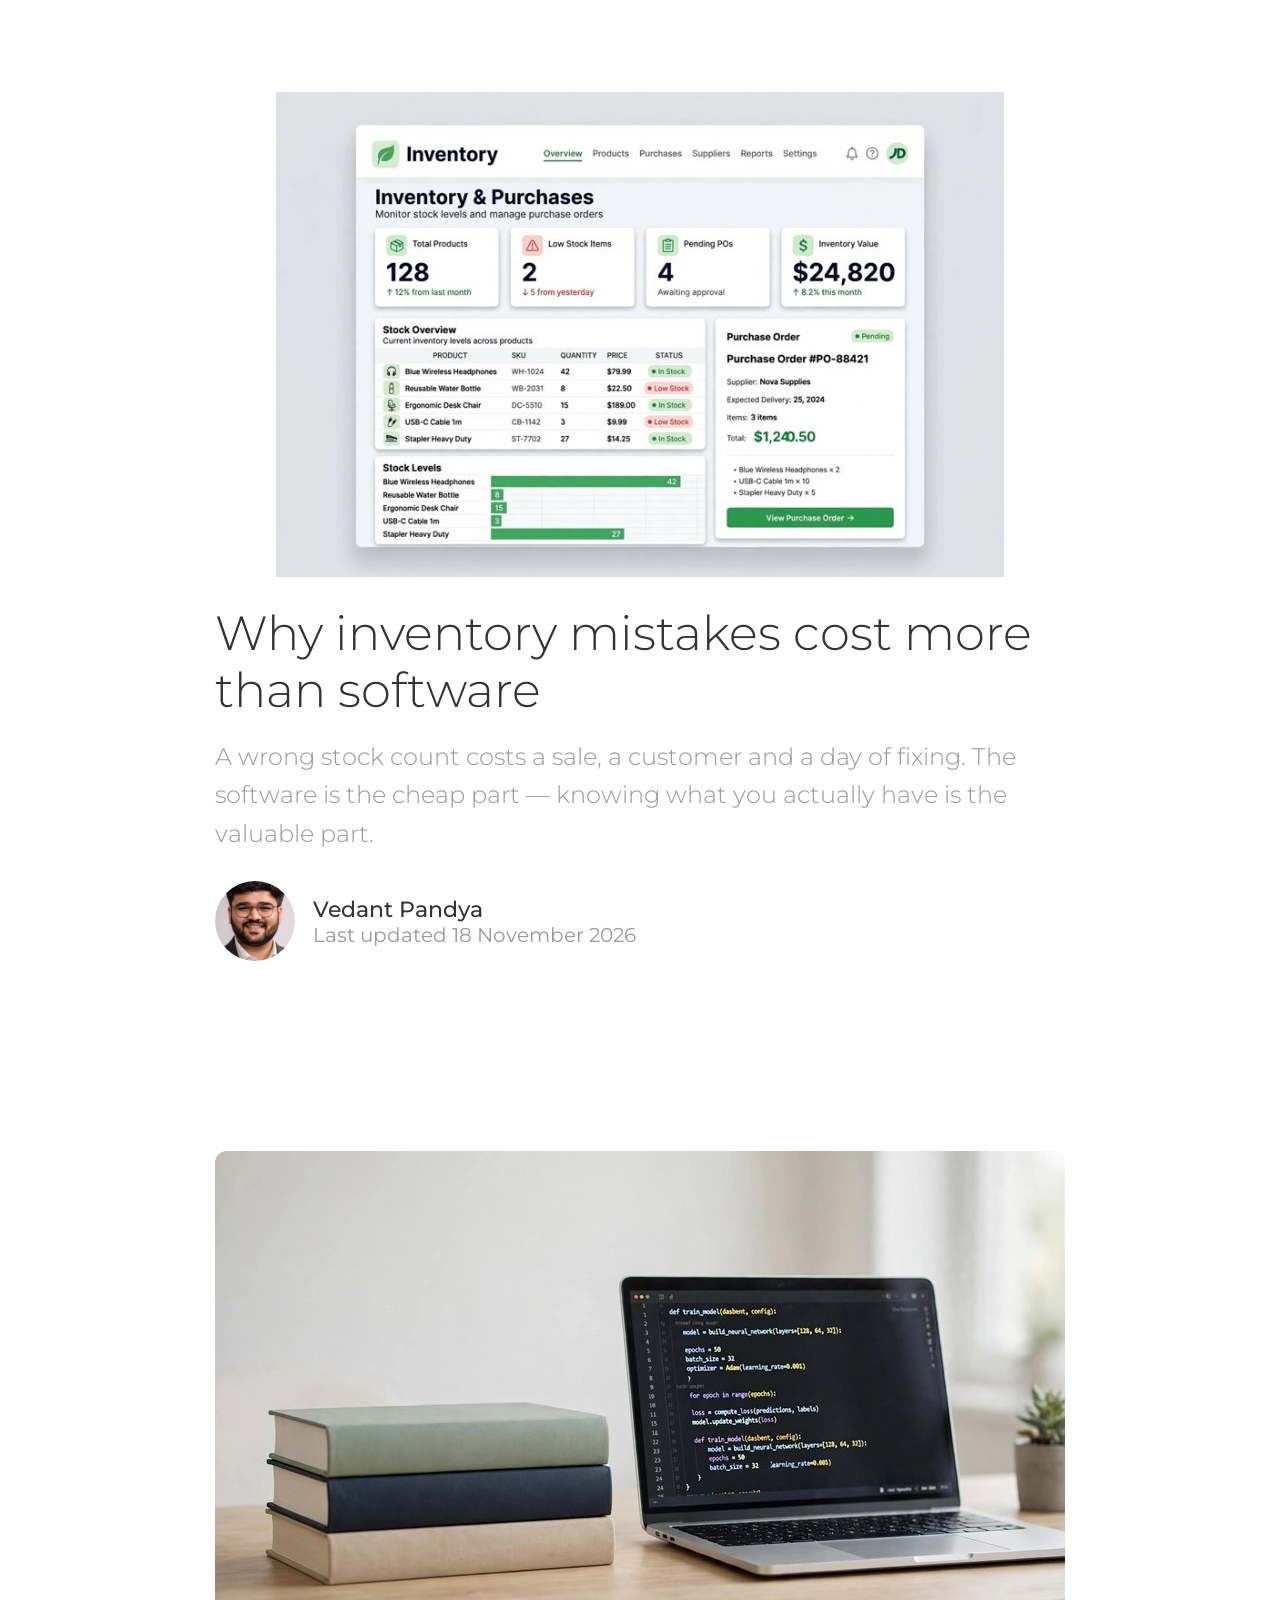
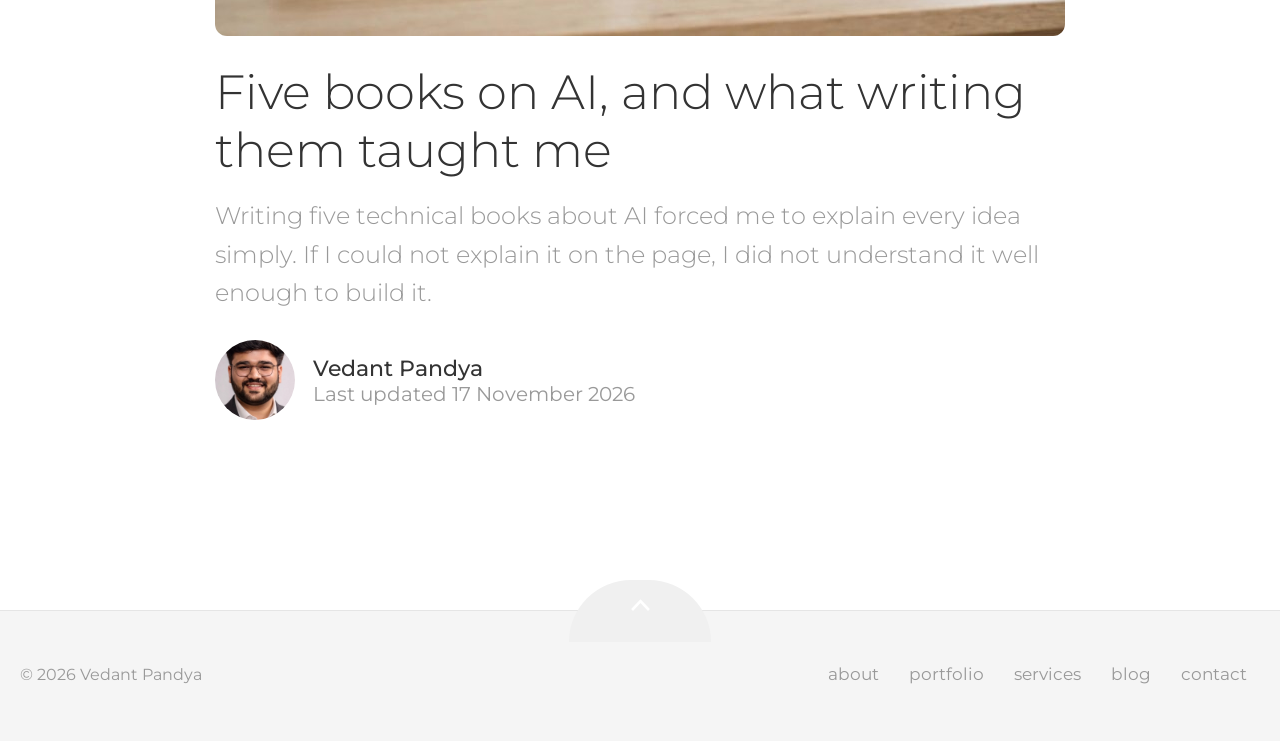
<file: blog.html>
<!doctype html>
<html lang="en">
  <head>
    <meta charset="utf-8" />
    <meta name="viewport" content="width=device-width, initial-scale=1, viewport-fit=cover" />
    <meta name="color-scheme" content="light dark" />
    <link rel="icon" type="image/svg+xml" href="assets/logo-v.svg" />
    <link rel="icon" type="image/png" sizes="512x512" href="assets/favicon.png" />
    <link rel="apple-touch-icon" href="assets/favicon.png" />
    <title>Blog — Vedant Pandya | AI &amp; Business Systems</title>
    <meta name="description" content="Blog of Vedant Pandya: practical writing about AI, customer service, reporting, inventory and building business systems." />
    <script type="application/ld+json">
    {
      "@context": "https://schema.org",
      "@type": "Person",
      "name": "Vedant Pandya",
      "jobTitle": "AI Technical Architect",
      "description": "Vedant Pandya is an AI technical architect from Ahmedabad, India, who turns complicated business problems into simple, intelligent systems — customer support, reports, inventory, accounting and online stores.",
      "url": "https://vedant-pandya-portfolio.vercel.app/",
      "email": "mailto:pvedant881@gmail.com",
      "address": {
        "@type": "PostalAddress",
        "addressLocality": "Ahmedabad",
        "addressRegion": "Gujarat",
        "addressCountry": "IN"
      },
      "sameAs": [
        "https://www.linkedin.com/in/vedant-pandya10",
        "https://www.instagram.com/vedanttpandyaa/",
        "https://github.com/pvedant881",
        "https://www.youtube.com/@sampoornabhajanmusic"
      ],
      "knowsAbout": ["AI technical architecture", "AI automation", "AI chatbots", "customer support automation", "business systems", "reporting automation", "inventory automation"]
    }
    </script>
    <link rel="preconnect" href="https://fonts.googleapis.com" />
    <link rel="preconnect" href="https://fonts.gstatic.com" crossorigin />
    <link href="https://fonts.googleapis.com/css2?family=Montserrat:ital,wght@0,400;0,500;0,600;0,700;0,800;0,900;1,500&family=IBM+Plex+Mono:wght@400;500;700&display=swap" rel="stylesheet" />
    <link rel="stylesheet" href="css/style.css">
  </head>
  <body>
    <header class="site">
      <div class="header-in">
        <a class="brand" href="index.html" aria-label="Vedant Pandya — home">
          <img class="monogram" src="assets/logo-v.svg" alt="Vedant Pandya logo" width="64" height="64" />
          
        </a>
        <button class="menu-btn" id="menuBtn" type="button" aria-label="Menu" aria-expanded="false"><span aria-hidden="true"></span></button>
        <nav class="main" aria-label="Main">
          <a href="about.html">About</a>
          <a href="portfolio.html">Portfolio</a>
          <a href="services.html">Services</a>
          <a href="blog.html" class="current">Blog</a>
          <a href="contact.html">Contact</a>
        </nav>
        <div class="socials">
          <a href="https://www.linkedin.com/in/vedant-pandya10" target="_blank" rel="noopener" aria-label="Vedant Pandya on LinkedIn">
            <svg viewBox="0 0 24 24" aria-hidden="true"><path d="M4.98 3.5C4.98 4.88 3.87 6 2.5 6S0 4.88 0 3.5 1.12 1 2.5 1s2.48 1.12 2.48 2.5zM.2 8h4.6v14H.2zM8.3 8h4.4v1.9h.1c.6-1.2 2.1-2.4 4.4-2.4 4.7 0 5.6 3.1 5.6 7.1V22h-4.6v-6.5c0-1.6 0-3.6-2.2-3.6s-2.6 1.7-2.6 3.5V22H8.3z" transform="translate(0.6,0.6) scale(0.95)"/></svg>
          </a>
          <a href="https://www.instagram.com/vedanttpandyaa/?hl=en" target="_blank" rel="noopener" aria-label="Vedant Pandya on Instagram">
            <svg class="ig" viewBox="0 0 24 24" aria-hidden="true"><rect x="2.5" y="2.5" width="19" height="19" rx="5"/><circle cx="12" cy="12" r="4.5"/><circle cx="17.4" cy="6.6" r="1.3" fill="#fff" stroke="none"/></svg>
          </a>
          <a href="mailto:pvedant881@gmail.com" aria-label="Email Vedant Pandya">
            <svg viewBox="0 0 24 24" aria-hidden="true"><path d="M2 5a2 2 0 0 1 2-2h16a2 2 0 0 1 2 2v14a2 2 0 0 1-2 2H4a2 2 0 0 1-2-2zm2.3.4L12 11l7.7-5.6H4.3zM20 7.2l-8 5.8-8-5.8V19h16z"/></svg>
          </a>
        </div>
      </div>
    </header>
    <main id="top">
      <div class="page">
        <h1 class="sr-only">Blog — Vedant Pandya | AI &amp; Business Systems</h1>
        <div class="blog-list">
          <article class="post">
            <img src="assets/project-6.jpg" alt="" loading="lazy" />
            <h2>What 278,000 customer-service conversations taught me</h2>
            <p>I read hundreds of thousands of real customer-service records to find the problems businesses actually have &mdash; and the answers are simpler than most AI demos suggest.</p>
            <div class="post-meta">
              <img src="assets/photo-tall.jpg" alt="Vedant Pandya" />
              <div><b>Vedant Pandya</b><span>Last updated 21 November 2026</span></div>
            </div>
          </article>
          <article class="post">
            <img src="assets/project-1.jpg" alt="" loading="lazy" />
            <h2>How AI can answer your customers while your team sleeps</h2>
            <p>A good AI assistant does not replace your team. It answers the questions that have already been answered a hundred times, so your people can handle the ones that matter.</p>
            <div class="post-meta">
              <img src="assets/photo-tall.jpg" alt="Vedant Pandya" />
              <div><b>Vedant Pandya</b><span>Last updated 20 November 2026</span></div>
            </div>
          </article>
          <article class="post">
            <img src="assets/project-3.jpg" alt="" loading="lazy" />
            <h2>A practical guide to automating business reports</h2>
            <p>Most reports are the same numbers, copied by hand, every week. Here is how to turn that into a system that builds the report for you.</p>
            <div class="post-meta">
              <img src="assets/photo-tall.jpg" alt="Vedant Pandya" />
              <div><b>Vedant Pandya</b><span>Last updated 19 November 2026</span></div>
            </div>
          </article>
          <article class="post">
            <img src="assets/project-4.jpg" alt="" loading="lazy" />
            <h2>Why inventory mistakes cost more than software</h2>
            <p>A wrong stock count costs a sale, a customer and a day of fixing. The software is the cheap part &mdash; knowing what you actually have is the valuable part.</p>
            <div class="post-meta">
              <img src="assets/photo-tall.jpg" alt="Vedant Pandya" />
              <div><b>Vedant Pandya</b><span>Last updated 18 November 2026</span></div>
            </div>
          </article>
          <article class="post">
            <img src="assets/blog-books.jpg" alt="" loading="lazy" />
            <h2>Five books on AI, and what writing them taught me</h2>
            <p>Writing five technical books about AI forced me to explain every idea simply. If I could not explain it on the page, I did not understand it well enough to build it.</p>
            <div class="post-meta">
              <img src="assets/photo-tall.jpg" alt="Vedant Pandya" />
              <div><b>Vedant Pandya</b><span>Last updated 17 November 2026</span></div>
            </div>
          </article>
        </div>
      </div>
    </main>
    <footer>
      <button class="to-top" id="toTop" aria-label="Back to top">
        <svg viewBox="0 0 24 24" aria-hidden="true"><path d="M12 5 3 14.5l1.8 1.7L12 8.6l7.2 7.6L21 14.5z"/></svg>
      </button>
      <div class="footer-in">
        <span class="copy">&copy; <span id="year">2026</span> Vedant Pandya</span>
        <nav aria-label="Footer">
          <a href="about.html">About</a>
          <a href="portfolio.html">Portfolio</a>
          <a href="services.html">Services</a>
          <a href="blog.html">Blog</a>
          <a href="contact.html">Contact</a>
        </nav>
      </div>
    </footer>
    <script src="js/main.js"></script>
  </body>
</html>
</file>
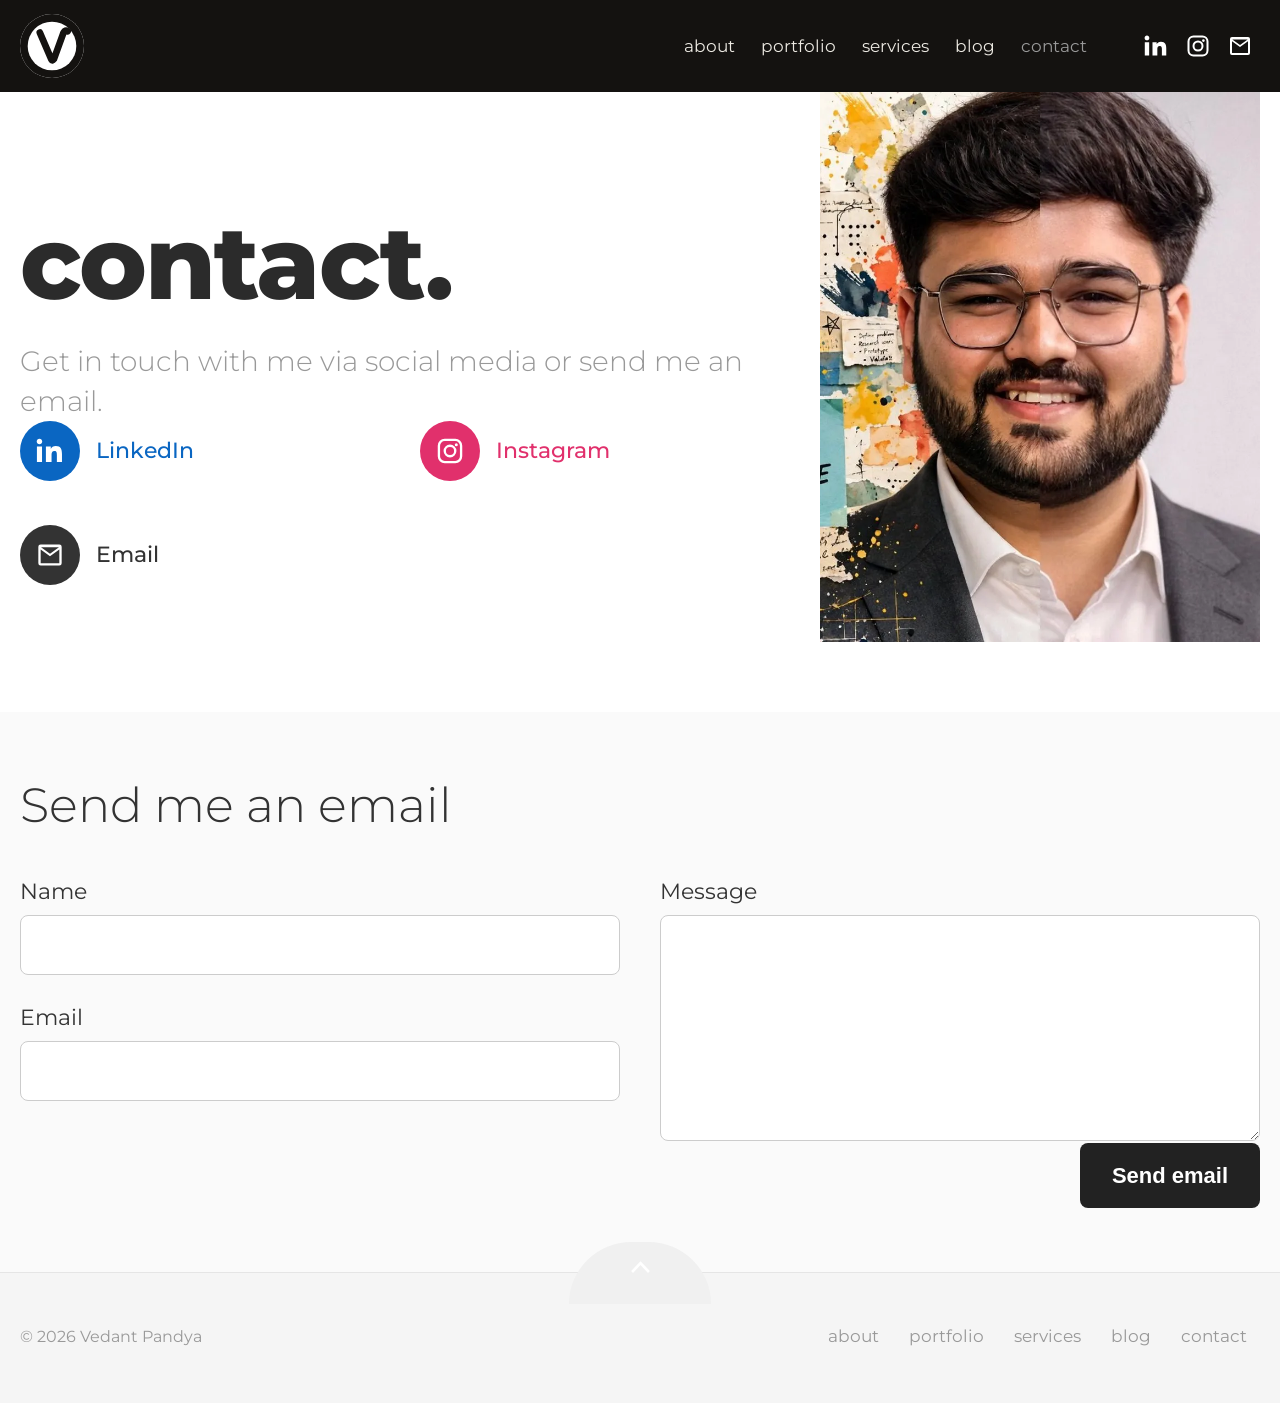
<file: contact.html>
<!doctype html>
<html lang="en">
  <head>
    <meta charset="utf-8" />
    <meta name="viewport" content="width=device-width, initial-scale=1, viewport-fit=cover" />
    <meta name="color-scheme" content="light dark" />
    <link rel="icon" type="image/svg+xml" href="assets/logo-v.svg" />
    <link rel="icon" type="image/png" sizes="512x512" href="assets/favicon.png" />
    <link rel="apple-touch-icon" href="assets/favicon.png" />
    <title>Contact Vedant Pandya — AI Technical Architect</title>
    <meta name="description" content="Contact Vedant Pandya via LinkedIn, Instagram or email about AI and business systems." />
    <script type="application/ld+json">
    {
      "@context": "https://schema.org",
      "@type": "Person",
      "name": "Vedant Pandya",
      "jobTitle": "AI Technical Architect",
      "description": "Vedant Pandya is an AI technical architect from Ahmedabad, India, who turns complicated business problems into simple, intelligent systems — customer support, reports, inventory, accounting and online stores.",
      "url": "https://vedant-pandya-portfolio.vercel.app/",
      "email": "mailto:pvedant881@gmail.com",
      "address": {
        "@type": "PostalAddress",
        "addressLocality": "Ahmedabad",
        "addressRegion": "Gujarat",
        "addressCountry": "IN"
      },
      "sameAs": [
        "https://www.linkedin.com/in/vedant-pandya10",
        "https://www.instagram.com/vedanttpandyaa/",
        "https://github.com/pvedant881",
        "https://www.youtube.com/@sampoornabhajanmusic"
      ],
      "knowsAbout": ["AI technical architecture", "AI automation", "AI chatbots", "customer support automation", "business systems", "reporting automation", "inventory automation"]
    }
    </script>
    <link rel="preconnect" href="https://fonts.googleapis.com" />
    <link rel="preconnect" href="https://fonts.gstatic.com" crossorigin />
    <link href="https://fonts.googleapis.com/css2?family=Montserrat:ital,wght@0,400;0,500;0,600;0,700;0,800;0,900;1,500&family=IBM+Plex+Mono:wght@400;500;700&display=swap" rel="stylesheet" />
    <link rel="stylesheet" href="css/style.css">
  </head>
  <body>
    <header class="site">
      <div class="header-in">
        <a class="brand" href="index.html" aria-label="Vedant Pandya — home">
          <img class="monogram" src="assets/logo-v.svg" alt="Vedant Pandya logo" width="64" height="64" />
          
        </a>
        <button class="menu-btn" id="menuBtn" type="button" aria-label="Menu" aria-expanded="false"><span aria-hidden="true"></span></button>
        <nav class="main" aria-label="Main">
          <a href="about.html">About</a>
          <a href="portfolio.html">Portfolio</a>
          <a href="services.html">Services</a>
          <a href="blog.html">Blog</a>
          <a href="contact.html" class="current">Contact</a>
        </nav>
        <div class="socials">
          <a href="https://www.linkedin.com/in/vedant-pandya10" target="_blank" rel="noopener" aria-label="Vedant Pandya on LinkedIn">
            <svg viewBox="0 0 24 24" aria-hidden="true"><path d="M4.98 3.5C4.98 4.88 3.87 6 2.5 6S0 4.88 0 3.5 1.12 1 2.5 1s2.48 1.12 2.48 2.5zM.2 8h4.6v14H.2zM8.3 8h4.4v1.9h.1c.6-1.2 2.1-2.4 4.4-2.4 4.7 0 5.6 3.1 5.6 7.1V22h-4.6v-6.5c0-1.6 0-3.6-2.2-3.6s-2.6 1.7-2.6 3.5V22H8.3z" transform="translate(0.6,0.6) scale(0.95)"/></svg>
          </a>
          <a href="https://www.instagram.com/vedanttpandyaa/?hl=en" target="_blank" rel="noopener" aria-label="Vedant Pandya on Instagram">
            <svg class="ig" viewBox="0 0 24 24" aria-hidden="true"><rect x="2.5" y="2.5" width="19" height="19" rx="5"/><circle cx="12" cy="12" r="4.5"/><circle cx="17.4" cy="6.6" r="1.3" fill="#fff" stroke="none"/></svg>
          </a>
          <a href="mailto:pvedant881@gmail.com" aria-label="Email Vedant Pandya">
            <svg viewBox="0 0 24 24" aria-hidden="true"><path d="M2 5a2 2 0 0 1 2-2h16a2 2 0 0 1 2 2v14a2 2 0 0 1-2 2H4a2 2 0 0 1-2-2zm2.3.4L12 11l7.7-5.6H4.3zM20 7.2l-8 5.8-8-5.8V19h16z"/></svg>
          </a>
        </div>
      </div>
    </header>
    <main id="top">
      <div class="page">
        <div class="contact-top">
          <div>
            <h1 class="page-head">contact.</h1>
            <p class="page-intro">Get in touch with me via social media or send me an email.</p>
            <div class="social-grid">
            <a class="social-tile" href="https://www.linkedin.com/in/vedant-pandya10" target="_blank" rel="noopener">
              <span class="dot" style="background:#0a66c2;"><svg viewBox="0 0 24 24" aria-hidden="true"><path d="M4.98 3.5C4.98 4.88 3.87 6 2.5 6S0 4.88 0 3.5 1.12 1 2.5 1s2.48 1.12 2.48 2.5zM.2 8h4.6v14H.2zM8.3 8h4.4v1.9h.1c.6-1.2 2.1-2.4 4.4-2.4 4.7 0 5.6 3.1 5.6 7.1V22h-4.6v-6.5c0-1.6 0-3.6-2.2-3.6s-2.6 1.7-2.6 3.5V22H8.3z" transform="translate(0.6,0.6) scale(0.95)"/></svg></span><span style="color:#0a66c2;">LinkedIn</span>
            </a>
            <a class="social-tile" href="https://www.instagram.com/vedanttpandyaa/?hl=en" target="_blank" rel="noopener">
              <span class="dot" style="background:#e1306c;"><svg class="ig" viewBox="0 0 24 24" aria-hidden="true"><rect x="2.5" y="2.5" width="19" height="19" rx="5"/><circle cx="12" cy="12" r="4.5"/><circle cx="17.4" cy="6.6" r="1.3" fill="#fff" stroke="none"/></svg></span><span style="color:#e1306c;">Instagram</span>
            </a>
            <a class="social-tile" href="mailto:pvedant881@gmail.com">
              <span class="dot" style="background:#333;"><svg viewBox="0 0 24 24" aria-hidden="true"><path d="M2 5a2 2 0 0 1 2-2h16a2 2 0 0 1 2 2v14a2 2 0 0 1-2 2H4a2 2 0 0 1-2-2zm2.3.4L12 11l7.7-5.6H4.3zM20 7.2l-8 5.8-8-5.8V19h16z"/></svg></span><span style="color:#333;">Email</span>
            </a>
            </div>
          </div>
          <div class="split-face">
            <picture><source srcset="assets/split-face.webp" type="image/webp"><img src="assets/split-face.jpg" alt="Vedant Pandya, half artwork and half photograph" /></picture>
          </div>
        </div>
      </div>
      <section class="form-band">
        <div class="page">
          <h2 style="font-size:48px; font-weight:300; color:#333; margin:0;">Send me an email</h2>
          <form class="cform" action="mailto:pvedant881@gmail.com" method="post" enctype="text/plain">
            <div class="fld">
              <label for="c-name">Name</label>
              <input id="c-name" name="Name" type="text" required />
            </div>
            <div class="fld">
              <label for="c-email">Email</label>
              <input id="c-email" name="Email" type="email" required />
            </div>
            <div class="fld fld-msg">
              <label for="c-msg">Message</label>
              <textarea id="c-msg" name="Message" required></textarea>
            </div>
            <button class="send-btn" type="submit">Send email</button>
          </form>
        </div>
      </section>
    </main>
    <footer>
      <button class="to-top" id="toTop" aria-label="Back to top">
        <svg viewBox="0 0 24 24" aria-hidden="true"><path d="M12 5 3 14.5l1.8 1.7L12 8.6l7.2 7.6L21 14.5z"/></svg>
      </button>
      <div class="footer-in">
        <span class="copy">&copy; <span id="year">2026</span> Vedant Pandya</span>
        <nav aria-label="Footer">
          <a href="about.html">About</a>
          <a href="portfolio.html">Portfolio</a>
          <a href="services.html">Services</a>
          <a href="blog.html">Blog</a>
          <a href="contact.html">Contact</a>
        </nav>
      </div>
    </footer>
    <script src="js/main.js"></script>
  </body>
</html>
</file>
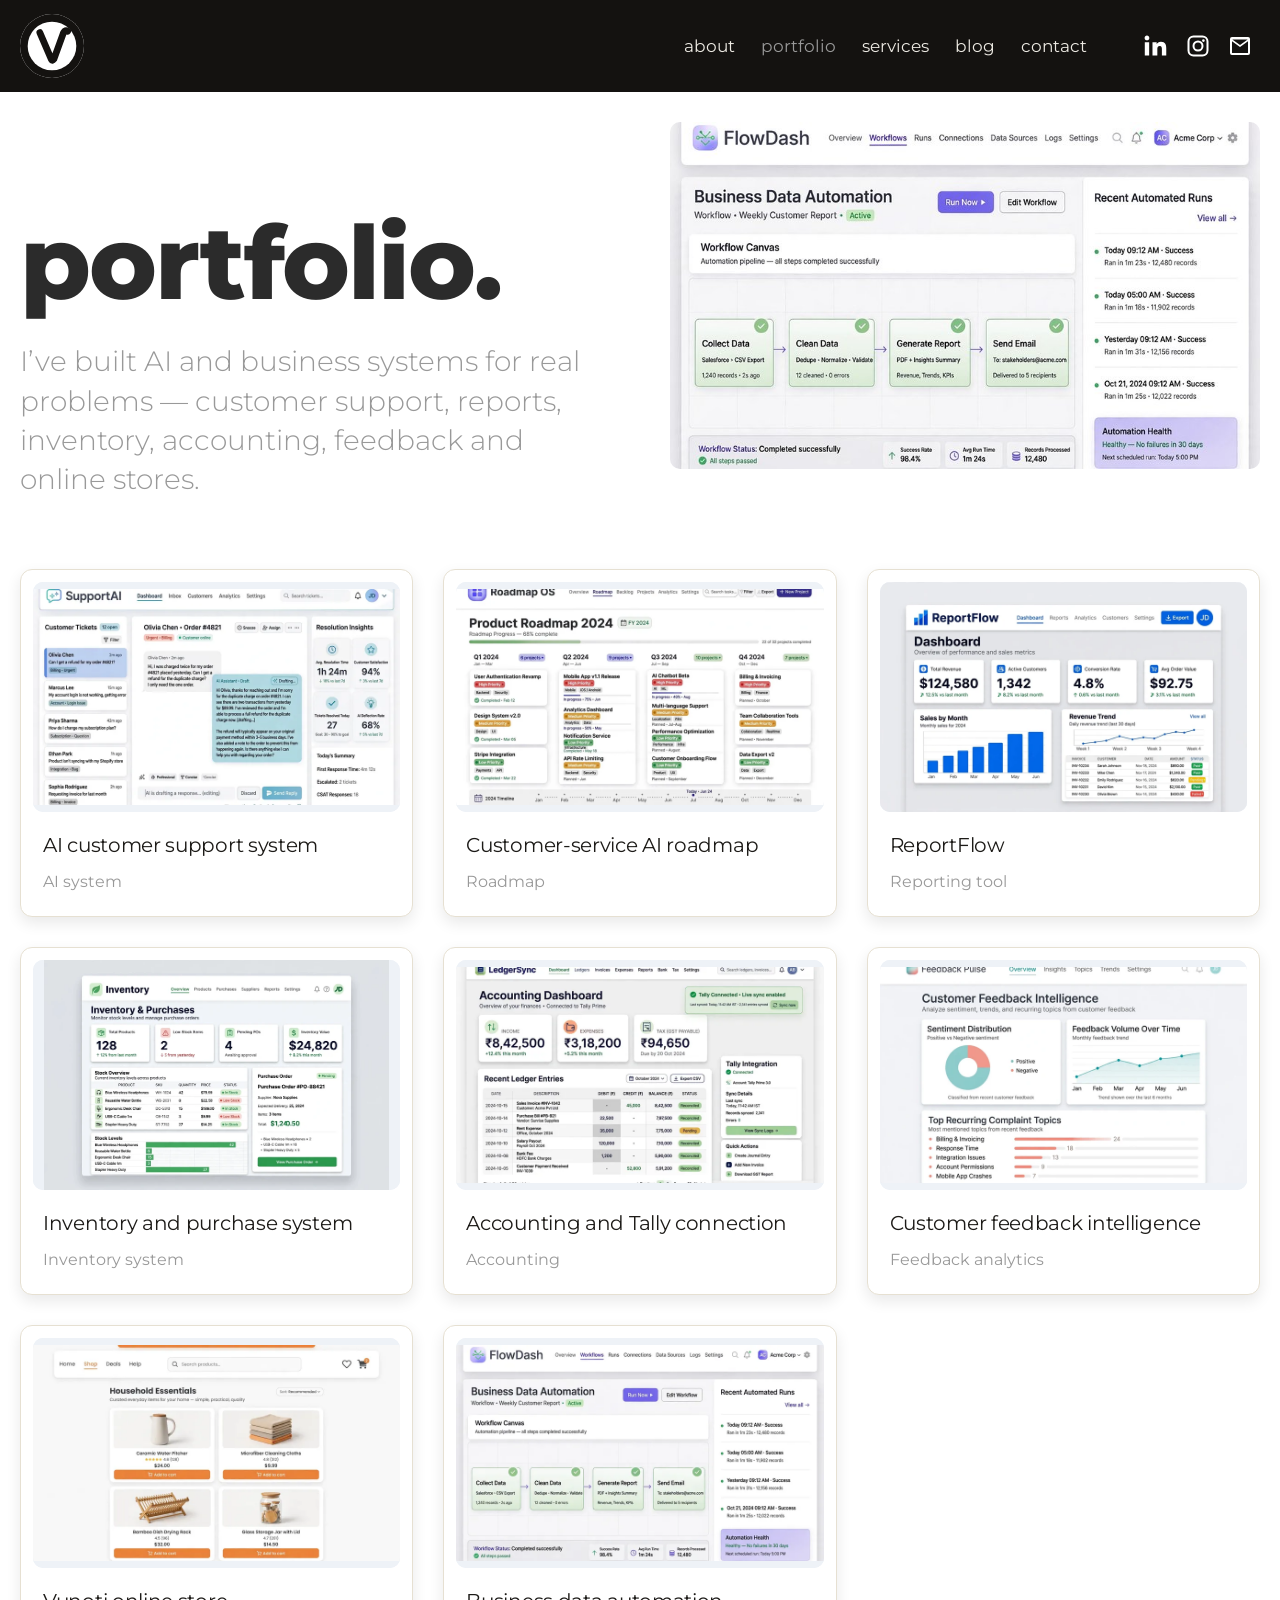
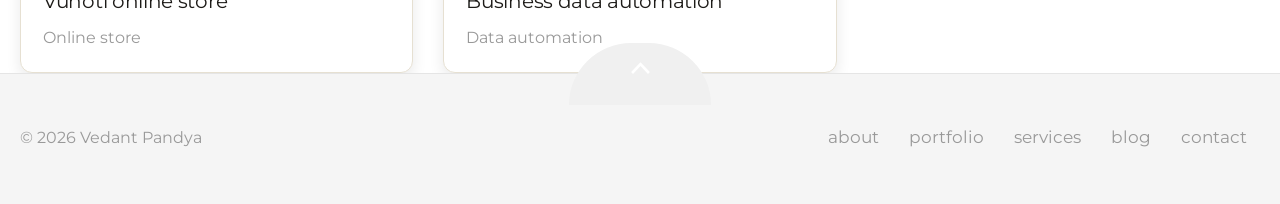
<file: portfolio.html>
<!doctype html>
<html lang="en">
  <head>
    <meta charset="utf-8" />
    <meta name="viewport" content="width=device-width, initial-scale=1, viewport-fit=cover" />
    <meta name="color-scheme" content="light dark" />
    <link rel="icon" type="image/svg+xml" href="assets/logo-v.svg" />
    <link rel="icon" type="image/png" sizes="512x512" href="assets/favicon.png" />
    <link rel="apple-touch-icon" href="assets/favicon.png" />
    <title>Portfolio — Vedant Pandya | AI &amp; Business Systems</title>
    <meta name="description" content="Portfolio of Vedant Pandya: AI customer support, reporting automation, inventory, accounting, feedback analytics and online stores." />
    <script type="application/ld+json">
    {
      "@context": "https://schema.org",
      "@type": "Person",
      "name": "Vedant Pandya",
      "jobTitle": "AI Technical Architect",
      "description": "Vedant Pandya is an AI technical architect from Ahmedabad, India, who turns complicated business problems into simple, intelligent systems — customer support, reports, inventory, accounting and online stores.",
      "url": "https://vedant-pandya-portfolio.vercel.app/",
      "email": "mailto:pvedant881@gmail.com",
      "address": {
        "@type": "PostalAddress",
        "addressLocality": "Ahmedabad",
        "addressRegion": "Gujarat",
        "addressCountry": "IN"
      },
      "sameAs": [
        "https://www.linkedin.com/in/vedant-pandya10",
        "https://www.instagram.com/vedanttpandyaa/",
        "https://github.com/pvedant881",
        "https://www.youtube.com/@sampoornabhajanmusic"
      ],
      "knowsAbout": ["AI technical architecture", "AI automation", "AI chatbots", "customer support automation", "business systems", "reporting automation", "inventory automation"]
    }
    </script>
    <link rel="preconnect" href="https://fonts.googleapis.com" />
    <link rel="preconnect" href="https://fonts.gstatic.com" crossorigin />
    <link href="https://fonts.googleapis.com/css2?family=Montserrat:ital,wght@0,400;0,500;0,600;0,700;0,800;0,900;1,500&family=IBM+Plex+Mono:wght@400;500;700&display=swap" rel="stylesheet" />
    <link rel="stylesheet" href="css/style.css">
  </head>
  <body>
    <header class="site">
      <div class="header-in">
        <a class="brand" href="index.html" aria-label="Vedant Pandya — home">
          <img class="monogram" src="assets/logo-v.svg" alt="Vedant Pandya logo" width="64" height="64" />
          
        </a>
        <button class="menu-btn" id="menuBtn" type="button" aria-label="Menu" aria-expanded="false"><span aria-hidden="true"></span></button>
        <nav class="main" aria-label="Main">
          <a href="about.html">About</a>
          <a href="portfolio.html" class="current">Portfolio</a>
          <a href="services.html">Services</a>
          <a href="blog.html">Blog</a>
          <a href="contact.html">Contact</a>
        </nav>
        <div class="socials">
          <a href="https://www.linkedin.com/in/vedant-pandya10" target="_blank" rel="noopener" aria-label="Vedant Pandya on LinkedIn">
            <svg viewBox="0 0 24 24" aria-hidden="true"><path d="M4.98 3.5C4.98 4.88 3.87 6 2.5 6S0 4.88 0 3.5 1.12 1 2.5 1s2.48 1.12 2.48 2.5zM.2 8h4.6v14H.2zM8.3 8h4.4v1.9h.1c.6-1.2 2.1-2.4 4.4-2.4 4.7 0 5.6 3.1 5.6 7.1V22h-4.6v-6.5c0-1.6 0-3.6-2.2-3.6s-2.6 1.7-2.6 3.5V22H8.3z" transform="translate(0.6,0.6) scale(0.95)"/></svg>
          </a>
          <a href="https://www.instagram.com/vedanttpandyaa/?hl=en" target="_blank" rel="noopener" aria-label="Vedant Pandya on Instagram">
            <svg class="ig" viewBox="0 0 24 24" aria-hidden="true"><rect x="2.5" y="2.5" width="19" height="19" rx="5"/><circle cx="12" cy="12" r="4.5"/><circle cx="17.4" cy="6.6" r="1.3" fill="#fff" stroke="none"/></svg>
          </a>
          <a href="mailto:pvedant881@gmail.com" aria-label="Email Vedant Pandya">
            <svg viewBox="0 0 24 24" aria-hidden="true"><path d="M2 5a2 2 0 0 1 2-2h16a2 2 0 0 1 2 2v14a2 2 0 0 1-2 2H4a2 2 0 0 1-2-2zm2.3.4L12 11l7.7-5.6H4.3zM20 7.2l-8 5.8-8-5.8V19h16z"/></svg>
          </a>
        </div>
      </div>
    </header>
    <main id="top">
      <div class="page">
        <div class="folio-hero">
          <div>
            <h1 class="page-head">portfolio.</h1>
            <p class="page-intro">I&rsquo;ve built AI and business systems for real problems &mdash; customer support, reports, inventory, accounting, feedback and online stores.</p>
          </div>
          <img src="assets/project-8.jpg" alt="Business data automation dashboard" />
        </div>
        <div class="folio-grid">
          <article class="card">
              <div class="preview" aria-hidden="true">
                <picture><source srcset="assets/project-1.webp" type="image/webp"><img src="assets/project-1.jpg" alt="AI customer support system preview"></picture>
              </div>
              <div class="card-meta">
                <div class="card-top">
                  <h3>AI customer support system</h3>
                  <span class="status">Designed</span>
                </div>
                <div class="qa">
                  <span class="q">The problem</span>
                  <p>Customer questions arrive through chat, email and phone. Teams spend too much time answering the same questions and searching for information.</p>
                </div>
                <div class="qa">
                  <span class="q">What I created</span>
                  <p>AI assistants that can understand questions, find the correct information, complete approved tasks and transfer difficult cases to a person.</p>
                </div>
                <div class="qa help">
                  <span class="q">How it helps</span>
                  <p>Customers receive faster answers while employees spend more time on complicated cases.</p>
                </div>
                <p class="role-line"><b>My role:</b> designed the assistants and the rules for when a person takes over.</p>
                <div class="how-toggle">
                  <button class="how-btn" type="button" aria-expanded="false">See how it works <span class="chev" aria-hidden="true">▾</span></button>
                  <div class="how-panel">
                    <h4>In simple words</h4>
                    <ol class="flow-steps">
                      <li>A customer asks a question on chat, email or phone.</li>
                      <li>The assistant understands the question and looks up the correct information.</li>
                      <li>It answers, or completes an approved task such as checking an order.</li>
                      <li>If the case is difficult or sensitive, it passes everything to a person.</li>
                    </ol>
                    <h4 class="tech">Technical details</h4>
                    <ul class="tech-list">
                      <li><b>AI models:</b> large language models answering only from approved business content.</li>
                      <li><b>Integrations:</b> chat, email and phone channels connected through APIs.</li>
                      <li><b>Security &amp; approvals:</b> the assistant can only complete tasks the business has approved; sensitive actions always need a person.</li>
                      <li><b>Records:</b> every conversation is logged so answers can be checked and improved.</li>
                    </ul>
                  </div>
                </div>
              </div>
            </article>
          <article class="card">
              <div class="preview" aria-hidden="true">
                <picture><source srcset="assets/project-2.webp" type="image/webp"><img src="assets/project-2.jpg" alt="Customer-service AI roadmap preview"></picture>
              </div>
              <div class="card-meta">
                <div class="card-top">
                  <h3>Customer-service AI roadmap</h3>
                  <span class="status plan">Architecture &amp; planning</span>
                </div>
                <div class="qa">
                  <span class="q">The problem</span>
                  <p>A business wanted to understand where AI could improve customer service without creating unnecessary risk.</p>
                </div>
                <div class="qa">
                  <span class="q">What I created</span>
                  <p>A structured plan containing 43 practical AI projects, including faster responses, better routing, privacy protection and intelligent assistance for employees.</p>
                </div>
                <div class="qa help">
                  <span class="q">How it helps</span>
                  <p>The company can introduce AI in a controlled order instead of starting disconnected experiments.</p>
                </div>
                <div class="proof"><b>43</b><span>practical AI projects, sequenced by value and risk</span></div>
                <p class="role-line"><b>My role:</b> designed the roadmap and the order the projects should happen in.</p>
                <div class="how-toggle">
                  <button class="how-btn" type="button" aria-expanded="false">See how it works <span class="chev" aria-hidden="true">▾</span></button>
                  <div class="how-panel">
                    <h4>In simple words</h4>
                    <ol class="flow-steps">
                      <li>Study how customer service works today and where AI could genuinely help.</li>
                      <li>List every opportunity and check its value against its risk.</li>
                      <li>Put the 43 projects into a safe order — quick wins first, sensitive work later.</li>
                      <li>The business follows the plan instead of guessing where to start.</li>
                    </ol>
                    <h4 class="tech">Technical details</h4>
                    <ul class="tech-list">
                      <li><b>Architecture:</b> each project mapped to the systems, data and teams it touches.</li>
                      <li><b>Privacy:</b> data-protection checks built into every project before it starts.</li>
                      <li><b>Controls:</b> human approval points defined for anything that affects customers directly.</li>
                    </ul>
                  </div>
                </div>
              </div>
            </article>
          <article class="card">
              <div class="preview" aria-hidden="true">
                <picture><source srcset="assets/project-3.webp" type="image/webp"><img src="assets/project-3.jpg" alt="ReportFlow preview"></picture>
              </div>
              <div class="card-meta">
                <div class="card-top">
                  <h3>ReportFlow</h3>
                  <span class="status plan">In development</span>
                </div>
                <div class="qa">
                  <span class="q">The problem</span>
                  <p>Teams repeatedly prepare reports from spreadsheets and manually email them to managers or customers.</p>
                </div>
                <div class="qa">
                  <span class="q">What I created</span>
                  <p>ReportFlow connects to a spreadsheet, prepares the required report and sends it automatically according to a schedule.</p>
                </div>
                <div class="qa help">
                  <span class="q">How it helps</span>
                  <p>It reduces repeated reporting work and helps teams receive information on time.</p>
                </div>
                <p class="role-line"><b>My role:</b> designing and building ReportFlow.</p>
                <div class="how-toggle">
                  <button class="how-btn" type="button" aria-expanded="false">See how it works <span class="chev" aria-hidden="true">▾</span></button>
                  <div class="how-panel">
                    <h4>In simple words</h4>
                    <ol class="flow-steps">
                      <li>Connect ReportFlow to the spreadsheet the team already keeps.</li>
                      <li>Choose what the report should show and who should receive it.</li>
                      <li>ReportFlow prepares the report on schedule — daily, weekly or monthly.</li>
                      <li>It emails the finished report automatically, every time.</li>
                    </ol>
                    <h4 class="tech">Technical details</h4>
                    <ul class="tech-list">
                      <li><b>Integrations:</b> spreadsheet APIs read the latest data at send time.</li>
                      <li><b>Scheduling:</b> automated jobs prepare and send each report on its own timetable.</li>
                      <li><b>Delivery:</b> reports generated as clean documents and sent by email, with a send log.</li>
                    </ul>
                  </div>
                </div>
              </div>
            </article>
          <article class="card">
              <div class="preview" aria-hidden="true">
                <picture><source srcset="assets/project-4.webp" type="image/webp"><img src="assets/project-4.jpg" alt="Inventory and purchase system preview"></picture>
              </div>
              <div class="card-meta">
                <div class="card-top">
                  <h3>Inventory and purchase system</h3>
                  <span class="status">Built</span>
                </div>
                <div class="qa">
                  <span class="q">The problem</span>
                  <p>A business needed one place to manage products, stock, suppliers, purchases and Purchase Orders.</p>
                </div>
                <div class="qa">
                  <span class="q">What I created</span>
                  <p>An online business system that records inventory activity and manages the purchasing process.</p>
                </div>
                <div class="qa help">
                  <span class="q">How it helps</span>
                  <p>It gives the business clearer stock information and reduces manual record-keeping.</p>
                </div>
                <p class="role-line"><b>My role:</b> helped build the system.</p>
                <div class="how-toggle">
                  <button class="how-btn" type="button" aria-expanded="false">See how it works <span class="chev" aria-hidden="true">▾</span></button>
                  <div class="how-panel">
                    <h4>In simple words</h4>
                    <ol class="flow-steps">
                      <li>Products, suppliers and current stock are recorded in one place.</li>
                      <li>When stock is bought or used, the system updates the record.</li>
                      <li>Purchase Orders are created and tracked inside the same system.</li>
                      <li>Anyone can see what is in stock and what is on order.</li>
                    </ol>
                    <h4 class="tech">Technical details</h4>
                    <ul class="tech-list">
                      <li><b>Database design:</b> products, stock movements, suppliers and Purchase Orders stored as connected records.</li>
                      <li><b>Architecture:</b> a cloud-based web application the whole team can open in a browser.</li>
                      <li><b>Access:</b> different team members see and change only what their job needs.</li>
                    </ul>
                  </div>
                </div>
              </div>
            </article>
          <article class="card">
              <div class="preview" aria-hidden="true">
                <picture><source srcset="assets/project-5.webp" type="image/webp"><img src="assets/project-5.jpg" alt="Accounting and Tally connection preview"></picture>
              </div>
              <div class="card-meta">
                <div class="card-top">
                  <h3>Accounting and Tally connection</h3>
                  <span class="status">Built</span>
                </div>
                <div class="qa">
                  <span class="q">The problem</span>
                  <p>Accounting information stored on an office computer was difficult to access and synchronize with an online platform.</p>
                </div>
                <div class="qa">
                  <span class="q">What I created</span>
                  <p>A system that securely connects the desktop accounting application with a cloud-based business platform.</p>
                </div>
                <div class="qa help">
                  <span class="q">How it helps</span>
                  <p>It allows information to stay synchronized while employees continue using their familiar accounting software.</p>
                </div>
                <p class="role-line"><b>My role:</b> worked on the connection between the two systems.</p>
                <div class="how-toggle">
                  <button class="how-btn" type="button" aria-expanded="false">See how it works <span class="chev" aria-hidden="true">▾</span></button>
                  <div class="how-panel">
                    <h4>In simple words</h4>
                    <ol class="flow-steps">
                      <li>The team keeps working in Tally on the office computer, as before.</li>
                      <li>The connection reads the accounting information safely.</li>
                      <li>It sends the information to the online platform and keeps both sides matching.</li>
                      <li>Managers can view up-to-date figures online, from anywhere.</li>
                    </ol>
                    <h4 class="tech">Technical details</h4>
                    <ul class="tech-list">
                      <li><b>Integrations:</b> a local connector exchanges data with Tally and syncs it to the cloud platform over secure APIs.</li>
                      <li><b>Security:</b> encrypted transfer, with access limited to authorized users.</li>
                      <li><b>Reliability:</b> sync checks compare both sides so differences are caught instead of copied.</li>
                    </ul>
                  </div>
                </div>
              </div>
            </article>
          <article class="card">
              <div class="preview" aria-hidden="true">
                <picture><source srcset="assets/project-6.webp" type="image/webp"><img src="assets/project-6.jpg" alt="Customer feedback intelligence preview"></picture>
              </div>
              <div class="card-meta">
                <div class="card-top">
                  <h3>Customer feedback intelligence</h3>
                  <span class="status">Analysis complete</span>
                </div>
                <div class="qa">
                  <span class="q">The problem</span>
                  <p>Important customer problems were hidden inside hundreds of thousands of conversations.</p>
                </div>
                <div class="qa">
                  <span class="q">What I created</span>
                  <p>A process that reads and organizes customer feedback, identifies repeated problems and supports recommendations with real customer evidence.</p>
                </div>
                <div class="qa help">
                  <span class="q">How it helps</span>
                  <p>Business teams can see what customers are struggling with and decide what to fix first.</p>
                </div>
                <div class="proof"><b>278,000+</b><span>customer-service records studied</span></div>
                <p class="role-line"><b>My role:</b> created the analysis process and the recommendations it produced.</p>
                <div class="how-toggle">
                  <button class="how-btn" type="button" aria-expanded="false">See how it works <span class="chev" aria-hidden="true">▾</span></button>
                  <div class="how-panel">
                    <h4>In simple words</h4>
                    <ol class="flow-steps">
                      <li>Customer conversations are collected from the service channels.</li>
                      <li>Each conversation is read and sorted by the problem it describes.</li>
                      <li>Repeated problems are counted and ranked, with real customer quotes as evidence.</li>
                      <li>Teams get a clear list of what to fix first — and why.</li>
                    </ol>
                    <h4 class="tech">Technical details</h4>
                    <ul class="tech-list">
                      <li><b>AI models:</b> language models classify conversations into a fixed set of problem categories.</li>
                      <li><b>Evidence:</b> every recommendation links back to the original customer records behind it.</li>
                      <li><b>Checks:</b> samples are reviewed by a person so the categories stay accurate at scale.</li>
                    </ul>
                  </div>
                </div>
              </div>
            </article>
          <article class="card">
              <div class="preview" aria-hidden="true">
                <picture><source srcset="assets/project-7.webp" type="image/webp"><img src="assets/project-7.jpg" alt="Vunoti online store preview"></picture>
              </div>
              <div class="card-meta">
                <div class="card-top">
                  <h3>Vunoti online store</h3>
                  <span class="status plan">Active development</span>
                </div>
                <div class="qa">
                  <span class="q">The problem</span>
                  <p>Customers needed an easier way to choose matching clothing sets, individual products, sizes and prices.</p>
                </div>
                <div class="qa">
                  <span class="q">What I created</span>
                  <p>Improvements to the online product-selection and shopping experience.</p>
                </div>
                <div class="qa help">
                  <span class="q">How it helps</span>
                  <p>Customers can understand their choices more easily and select the correct products.</p>
                </div>
                <p class="role-line"><b>My role:</b> improving how customers choose products, sizes and sets.</p>
                <div class="how-toggle">
                  <button class="how-btn" type="button" aria-expanded="false">See how it works <span class="chev" aria-hidden="true">▾</span></button>
                  <div class="how-panel">
                    <h4>In simple words</h4>
                    <ol class="flow-steps">
                      <li>A customer opens a product and sees the matching set it belongs to.</li>
                      <li>They choose the full set or individual items, then pick a size.</li>
                      <li>The price updates clearly as they choose.</li>
                      <li>They check out knowing exactly what they selected.</li>
                    </ol>
                    <h4 class="tech">Technical details</h4>
                    <ul class="tech-list">
                      <li><b>Product data:</b> sets, individual items, sizes and prices modelled as connected options.</li>
                      <li><b>Experience:</b> selection changes update price and availability instantly on the page.</li>
                      <li><b>Platform:</b> built on the store&rsquo;s existing online-shop platform.</li>
                    </ul>
                  </div>
                </div>
              </div>
            </article>
          <article class="card">
              <div class="preview" aria-hidden="true">
                <picture><source srcset="assets/project-8.webp" type="image/webp"><img src="assets/project-8.jpg" alt="Business data automation preview"></picture>
              </div>
              <div class="card-meta">
                <div class="card-top">
                  <h3>Business data automation</h3>
                  <span class="status">Delivered</span>
                </div>
                <div class="qa">
                  <span class="q">The problem</span>
                  <p>Important information was spread across customer-service, sales, shipping and reporting tools.</p>
                </div>
                <div class="qa">
                  <span class="q">What I created</span>
                  <p>Connections between systems so information could be collected, updated and reported with less manual effort.</p>
                </div>
                <div class="qa help">
                  <span class="q">How it helps</span>
                  <p>Teams save time and receive more consistent information.</p>
                </div>
                <p class="role-line"><b>My role:</b> connected the systems and automated the updates.</p>
                <div class="how-toggle">
                  <button class="how-btn" type="button" aria-expanded="false">See how it works <span class="chev" aria-hidden="true">▾</span></button>
                  <div class="how-panel">
                    <h4>In simple words</h4>
                    <ol class="flow-steps">
                      <li>Information is entered once, in the tool where it naturally happens.</li>
                      <li>The connection carries it to the other systems automatically.</li>
                      <li>Records stay updated everywhere, without anyone re-typing them.</li>
                      <li>Reports are prepared from the same, consistent information.</li>
                    </ol>
                    <h4 class="tech">Technical details</h4>
                    <ul class="tech-list">
                      <li><b>Integrations:</b> customer-service, sales, shipping and reporting tools connected through their APIs.</li>
                      <li><b>Automation:</b> scheduled and event-based updates keep records in step.</li>
                      <li><b>Checks:</b> failed updates are flagged and retried, so nothing silently goes missing.</li>
                    </ul>
                  </div>
                </div>
              </div>
            </article>
        </div>
      </div>
    </main>
    <footer>
      <button class="to-top" id="toTop" aria-label="Back to top">
        <svg viewBox="0 0 24 24" aria-hidden="true"><path d="M12 5 3 14.5l1.8 1.7L12 8.6l7.2 7.6L21 14.5z"/></svg>
      </button>
      <div class="footer-in">
        <span class="copy">&copy; <span id="year">2026</span> Vedant Pandya</span>
        <nav aria-label="Footer">
          <a href="about.html">About</a>
          <a href="portfolio.html">Portfolio</a>
          <a href="services.html">Services</a>
          <a href="blog.html">Blog</a>
          <a href="contact.html">Contact</a>
        </nav>
      </div>
    </footer>
    <script src="js/main.js"></script>
  </body>
</html>
</file>
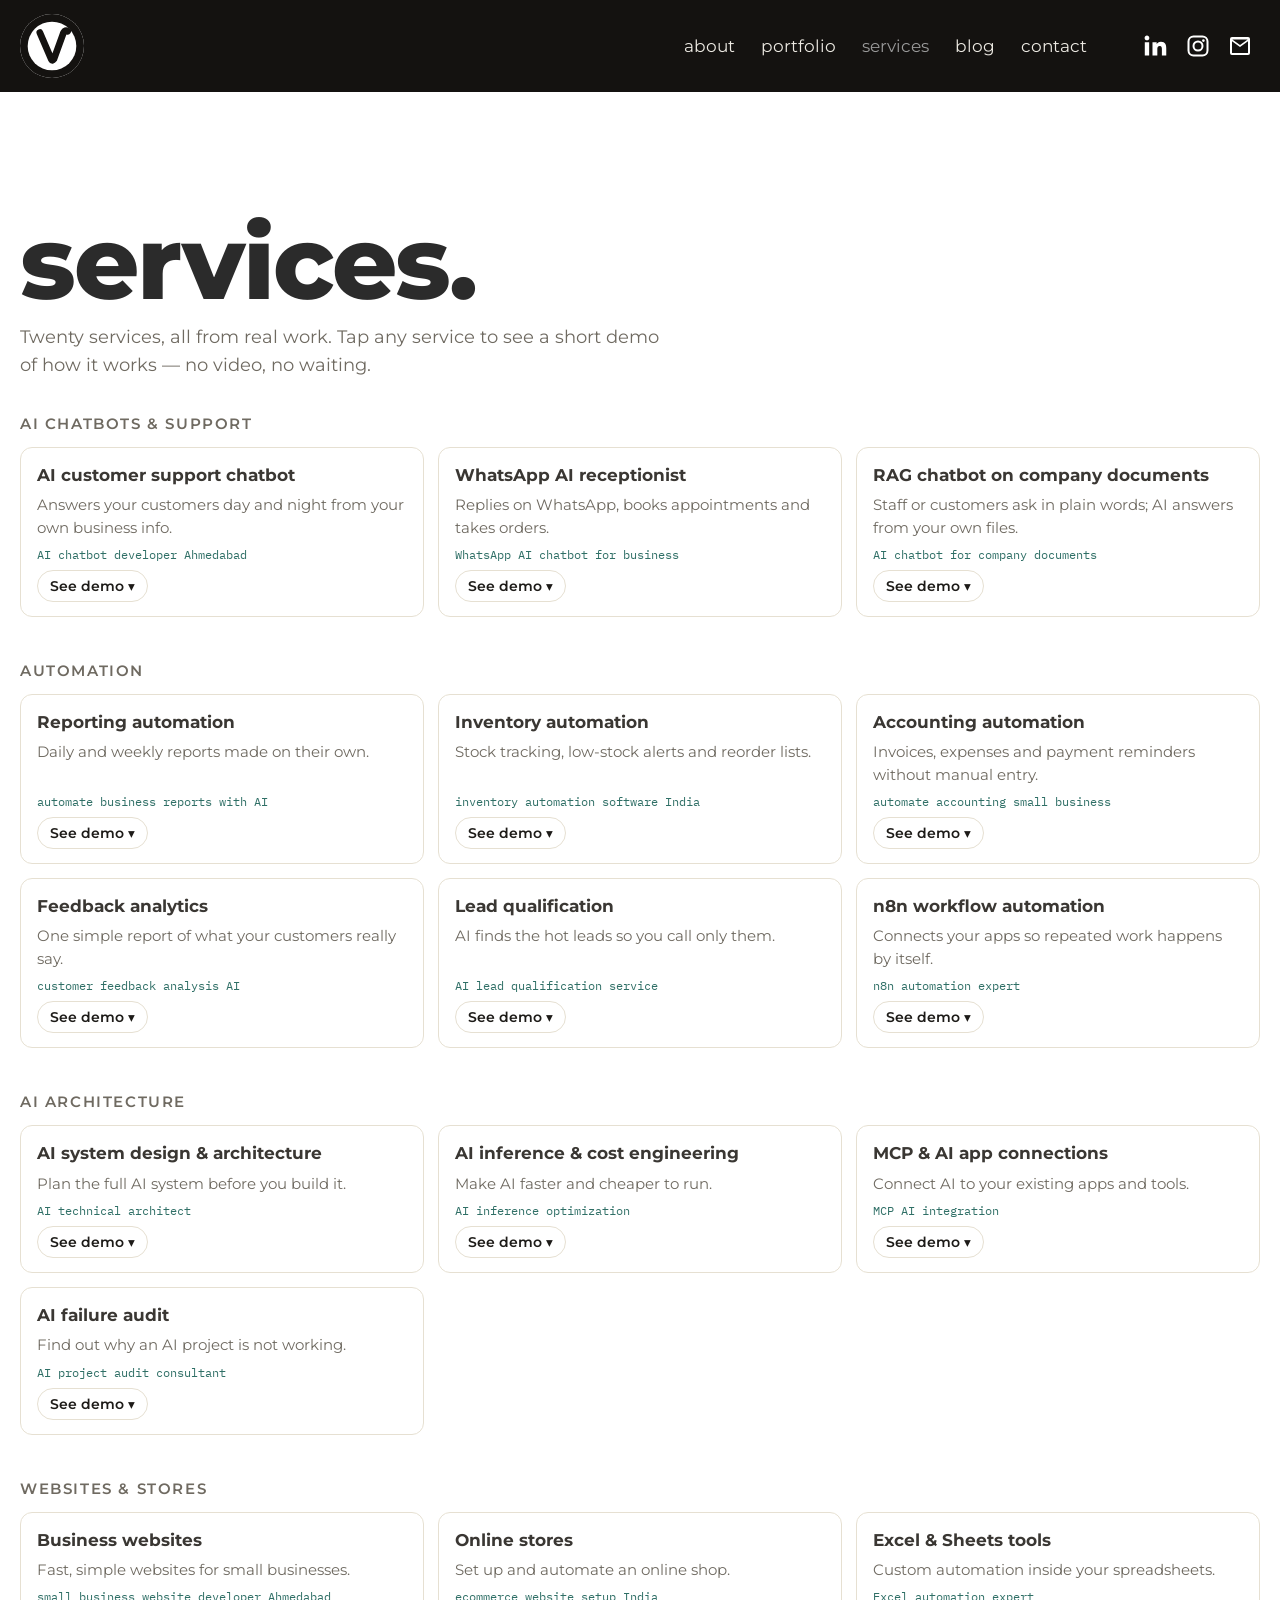
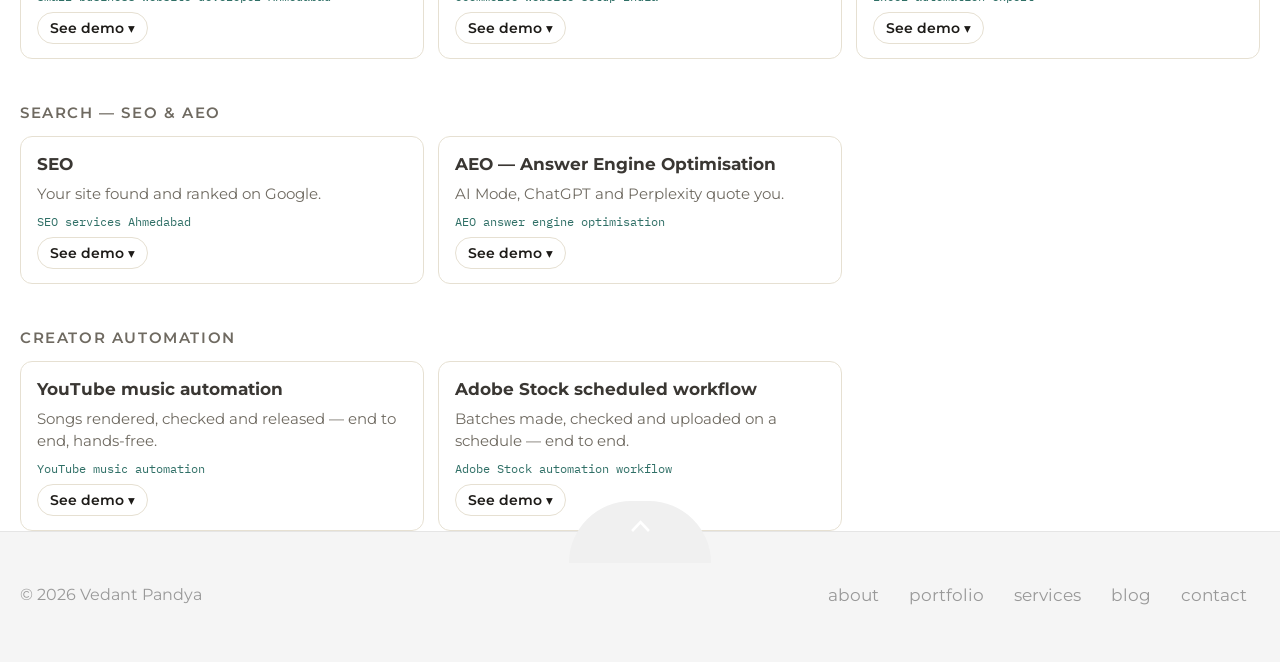
<file: services.html>
<!doctype html>
<html lang="en">
  <head>
    <meta charset="utf-8" />
    <meta name="viewport" content="width=device-width, initial-scale=1, viewport-fit=cover" />
    <meta name="color-scheme" content="light dark" />
    <link rel="icon" type="image/svg+xml" href="assets/logo-v.svg" />
    <link rel="icon" type="image/png" sizes="512x512" href="assets/favicon.png" />
    <link rel="apple-touch-icon" href="assets/favicon.png" />
    <title>Services — Vedant Pandya | AI &amp; Business Systems</title>
    <meta name="description" content="Services by Vedant Pandya: AI chatbots, automation, AI architecture, websites, SEO and AEO — 20 services with a live demo for each. Click any service to see how it works." />
    <script type="application/ld+json">
    {
      "@context": "https://schema.org",
      "@graph": [
        {
          "@type": "Person",
          "name": "Vedant Pandya",
          "jobTitle": "AI Technical Architect",
          "description": "Vedant Pandya is an AI technical architect from Ahmedabad, India, who turns complicated business problems into simple, intelligent systems — customer support, reports, inventory, accounting and online stores.",
          "url": "https://vedant-pandya-portfolio.vercel.app/",
          "email": "mailto:pvedant881@gmail.com",
          "address": {
            "@type": "PostalAddress",
            "addressLocality": "Ahmedabad",
            "addressRegion": "Gujarat",
            "addressCountry": "IN"
          },
          "sameAs": [
            "https://www.linkedin.com/in/vedant-pandya10",
            "https://www.instagram.com/vedanttpandyaa/",
            "https://github.com/pvedant881",
            "https://www.youtube.com/@sampoornabhajanmusic"
          ],
          "knowsAbout": ["AI technical architecture", "AI automation", "AI chatbots", "customer support automation", "business systems", "reporting automation", "inventory automation"]
        },
        {
          "@type": "ItemList",
          "name": "Services by Vedant Pandya",
          "itemListElement": [
            { "@type": "Service", "position": 1, "name": "AI customer support chatbot", "description": "Answers your customers day and night from your own business info." },
            { "@type": "Service", "position": 2, "name": "WhatsApp AI receptionist", "description": "Replies on WhatsApp, books appointments and takes orders." },
            { "@type": "Service", "position": 3, "name": "RAG chatbot on company documents", "description": "Staff or customers ask in plain words; AI answers from your own files." },
            { "@type": "Service", "position": 4, "name": "Reporting automation", "description": "Daily and weekly reports made on their own." },
            { "@type": "Service", "position": 5, "name": "Inventory automation", "description": "Stock tracking, low-stock alerts and reorder lists." },
            { "@type": "Service", "position": 6, "name": "Accounting automation", "description": "Invoices, expenses and payment reminders without manual entry." },
            { "@type": "Service", "position": 7, "name": "Feedback analytics", "description": "One simple report of what your customers really say." },
            { "@type": "Service", "position": 8, "name": "Lead qualification", "description": "AI finds the hot leads so you call only them." },
            { "@type": "Service", "position": 9, "name": "n8n workflow automation", "description": "Connects your apps so repeated work happens by itself." },
            { "@type": "Service", "position": 10, "name": "AI system design & architecture", "description": "Plan the full AI system before you build it." },
            { "@type": "Service", "position": 11, "name": "AI inference & cost engineering", "description": "Make AI faster and cheaper to run." },
            { "@type": "Service", "position": 12, "name": "MCP & AI app connections", "description": "Connect AI to your existing apps and tools." },
            { "@type": "Service", "position": 13, "name": "AI failure audit", "description": "Find out why an AI project is not working." },
            { "@type": "Service", "position": 14, "name": "Business websites", "description": "Fast, simple websites for small businesses." },
            { "@type": "Service", "position": 15, "name": "Online stores", "description": "Set up and automate an online shop." },
            { "@type": "Service", "position": 16, "name": "Excel & Sheets tools", "description": "Custom automation inside your spreadsheets." },
            { "@type": "Service", "position": 17, "name": "SEO", "description": "Your site found and ranked on Google." },
            { "@type": "Service", "position": 18, "name": "AEO — Answer Engine Optimisation", "description": "AI Mode, ChatGPT and Perplexity quote you." },
            { "@type": "Service", "position": 19, "name": "YouTube music automation", "description": "Songs rendered, checked and released — end to end, hands-free." },
            { "@type": "Service", "position": 20, "name": "Adobe Stock scheduled workflow", "description": "Batches made, checked and uploaded on a schedule — end to end." }
          ]
        }
      ]
    }
    </script>
    <link rel="preconnect" href="https://fonts.googleapis.com" />
    <link rel="preconnect" href="https://fonts.gstatic.com" crossorigin />
    <link href="https://fonts.googleapis.com/css2?family=Montserrat:ital,wght@0,400;0,500;0,600;0,700;0,800;0,900;1,500&family=IBM+Plex+Mono:wght@400;500;700&display=swap" rel="stylesheet" />
    <link rel="stylesheet" href="css/style.css">
    <link rel="stylesheet" href="css/services.css">
  </head>
  <body>
    <header class="site">
      <div class="header-in">
        <a class="brand" href="index.html" aria-label="Vedant Pandya — home">
          <img class="monogram" src="assets/logo-v.svg" alt="Vedant Pandya logo" width="64" height="64" />
        </a>
        <button class="menu-btn" id="menuBtn" type="button" aria-label="Menu" aria-expanded="false"><span aria-hidden="true"></span></button>
        <nav class="main" aria-label="Main">
          <a href="about.html">About</a>
          <a href="portfolio.html">Portfolio</a>
          <a href="services.html" class="current">Services</a>
          <a href="blog.html">Blog</a>
          <a href="contact.html">Contact</a>
        </nav>
        <div class="socials">
          <a href="https://www.linkedin.com/in/vedant-pandya10" target="_blank" rel="noopener" aria-label="Vedant Pandya on LinkedIn">
            <svg viewBox="0 0 24 24" aria-hidden="true"><path d="M4.98 3.5C4.98 4.88 3.87 6 2.5 6S0 4.88 0 3.5 1.12 1 2.5 1s2.48 1.12 2.48 2.5zM.2 8h4.6v14H.2zM8.3 8h4.4v1.9h.1c.6-1.2 2.1-2.4 4.4-2.4 4.7 0 5.6 3.1 5.6 7.1V22h-4.6v-6.5c0-1.6 0-3.6-2.2-3.6s-2.6 1.7-2.6 3.5V22H8.3z" transform="translate(0.6,0.6) scale(0.95)"/></svg>
          </a>
          <a href="https://www.instagram.com/vedanttpandyaa/?hl=en" target="_blank" rel="noopener" aria-label="Vedant Pandya on Instagram">
            <svg class="ig" viewBox="0 0 24 24" aria-hidden="true"><rect x="2.5" y="2.5" width="19" height="19" rx="5"/><circle cx="12" cy="12" r="4.5"/><circle cx="17.4" cy="6.6" r="1.3" fill="#fff" stroke="none"/></svg>
          </a>
          <a href="mailto:pvedant881@gmail.com" aria-label="Email Vedant Pandya">
            <svg viewBox="0 0 24 24" aria-hidden="true"><path d="M2 5a2 2 0 0 1 2-2h16a2 2 0 0 1 2 2v14a2 2 0 0 1-2 2H4a2 2 0 0 1-2-2zm2.3.4L12 11l7.7-5.6H4.3zM20 7.2l-8 5.8-8-5.8V19h16z"/></svg>
          </a>
        </div>
      </div>
    </header>
    <main id="top">
      <div class="page">
        <h1 class="page-head">services.</h1>
        <p class="svc-intro">Twenty services, all from real work. Tap any service to see a short demo of how it works — no video, no waiting.</p>
        <div id="svcGrid"></div>
        <section id="svcDetail" class="svc-detail" hidden></section>
      </div>
    </main>
    <footer>
      <button class="to-top" id="toTop" aria-label="Back to top">
        <svg viewBox="0 0 24 24" aria-hidden="true"><path d="M12 5 3 14.5l1.8 1.7L12 8.6l7.2 7.6L21 14.5z"/></svg>
      </button>
      <div class="footer-in">
        <span class="copy">&copy; <span id="year">2026</span> Vedant Pandya</span>
        <nav aria-label="Footer">
          <a href="about.html">About</a>
          <a href="portfolio.html">Portfolio</a>
          <a href="services.html">Services</a>
          <a href="blog.html">Blog</a>
          <a href="contact.html">Contact</a>
        </nav>
      </div>
    </footer>
    <script src="js/main.js"></script>
    <script src="js/services.js"></script>
  </body>
</html>
</file>
<file: css/style.css>
:root{
        --ink:#3a3733;
        --ink-strong:#1d1b18;
        --muted:#6f6a61;
        --page:#ffffff;
        --band:#f6f2ea;
        --footer:#f1ede3;
        --card:#ffffff;
        --card-edge:#e6e0d2;
        --preview:#f7f3ea;
        --header:#141210;
        --teal:#4f8f86;
        --teal-deep:#2f6f66;
        --mustard:#e9b44c;
        --coral:#e4572e;
        --coral-deep:#c7431f;
        --blush:#eec0ae;
        --navy:#2c4a73;
      }
      @media (prefers-color-scheme: dark){
        :root{
          --ink:#e9e5dc;
          --ink-strong:#ffffff;
          --muted:#b0a99b;
          --page:#171512;
          --band:#1e1b17;
          --footer:#100e0c;
          --card:#23201b;
          --card-edge:#3a362e;
          --preview:#2a2721;
        }
      }
      *{ box-sizing:border-box; }
      /* Visually hidden but readable by Google/AI (used for H1s that must not change the design) */
      .sr-only{ position:absolute; width:1px; height:1px; padding:0; margin:-1px; overflow:hidden; clip:rect(0 0 0 0); white-space:nowrap; border:0; }
      html{ scroll-behavior:smooth; }
      body{
        margin:0;
        font-family:"Montserrat", system-ui, -apple-system, "Segoe UI", sans-serif;
        color:var(--ink);
        background:var(--page);
        -webkit-font-smoothing:antialiased;
      }
      img{ display:block; max-width:100%; }
      a{ color:inherit; }
      button, [role="button"], select, summary, input:not([type="checkbox"], [type="radio"]){ min-height:2rem; }
      :focus-visible{ outline:3px solid var(--teal); outline-offset:2px; border-radius:4px; }

      .reveal{ opacity:0; transform:translateY(18px); transition:opacity .55s ease, transform .55s ease; }
      .reveal.in{ opacity:1; transform:none; }

      /* ---------- Header ---------- */
      header.site{ background:var(--header); color:#fff; }
      .header-in{ max-width:1310px; margin:0 auto; display:flex; align-items:center; gap:26px; padding:14px 20px; }
      .brand{ display:flex; align-items:center; gap:12px; text-decoration:none; min-height:44px; }
      .monogram{
        width:64px; height:64px; border-radius:50%; background:#fff; color:#141210;
        display:block; flex:none; object-fit:cover;
      }
      .monogram i{ font-style:normal; transform:translateX(1px); }
      .monogram b{ font-weight:900; transform:translate(-2px, 3px) rotate(8deg); display:inline-block; }
      .brand-name{ font-weight:700; font-size:16px; line-height:1.15; letter-spacing:.2px; }
      .brand-name small{ display:block; font-weight:500; font-size:11px; color:#bdb8ac; letter-spacing:.4px; }
      nav.main{ margin-left:auto; display:flex; align-items:center; gap:4px; }
      nav.main a{
        color:#ece9e2; text-decoration:none; font-size:17px; font-weight:400; text-transform:lowercase;
        padding:10px 11px; border-radius:6px; min-height:40px; display:inline-flex; align-items:center;
      }
      nav.main a:hover{ color:#fff; background:#2a2723; }
      nav.main a.current{ color:#999; }
      nav.main a.current:hover{ color:#999; background:transparent; }
      .socials{ display:flex; align-items:center; gap:2px; margin-left:12px; }
      .socials a{ width:40px; height:40px; display:grid; place-items:center; border-radius:6px; }
      .socials a:hover{ background:#2a2723; }
      .socials svg{ width:24px; height:24px; fill:#fff; }
      .socials svg.ig{ fill:none; stroke:#fff; stroke-width:2; }

      /* ---------- Hero ---------- */
      .eyebrow{
        text-align:center; margin:0; padding:30px 20px 0;
        font-family:"IBM Plex Mono", monospace; font-size:13.5px; letter-spacing:2.4px;
        color:var(--muted); text-transform:uppercase;
      }
      .eyebrow b{ color:var(--coral-deep); font-weight:500; }
      @media (prefers-color-scheme: dark){ .eyebrow b{ color:var(--coral); } }
      .hero{ position:relative; max-width:1310px; margin:0 auto; padding:20px 20px 0; }
      .hero-grid{
        display:grid; grid-template-columns: 1fr minmax(320px, 400px) 1fr;
        align-items:center; gap:20px; position:relative;
      }
      .side{ position:relative; z-index:3; padding:55px 0 8px; transition:opacity .5s ease; }
      /* Headings cross-fade like Adham: the side the mouse is on stays
         full, the opposite side fades out. Resting state is both full. */
      .side h2{
        margin:0; font-size:clamp(44px, 3.4vw, 64px); font-weight:700;
        letter-spacing:-1px; color:#333; line-height:1.05; cursor:default;
      }
      .side.right h2{ font-family:"IBM Plex Mono", monospace; font-weight:700; letter-spacing:-1.6px; font-size:clamp(36px, 2.7vw, 52px); line-height:1.1; }
      .side p{ margin:16px 0 0; font-size:17px; line-height:1.5; color:var(--muted); max-width:335px; font-weight:500; }
      .side .tag{
        display:inline-block; margin-top:12px; font-family:"IBM Plex Mono", monospace;
        font-size:13px; color:var(--muted); letter-spacing:.3px;
      }
      .side .tag b{ color:var(--teal-deep); font-weight:500; }
      @media (prefers-color-scheme: dark){ .side h2{ color:#ece9e2; } .side .tag b{ color:var(--teal); } }

      /* Portrait — the complete hero artwork, always whole.
         One single image (1341×1173, the artwork's exact ratio)
         shown in full: the complete face is visible at all times,
         never split into half-crops, never stretched, and never
         clipped by a moving seam. The frame uses the artwork's own
         aspect ratio and object-fit: contain, so nothing is ever
         cropped. Moving the cursor only lights up the side you are
         on — the picture itself does not move, resize or crop. */
      .portrait-wrap{ position:relative; z-index:2; }
      .portrait{
        position:relative; z-index:1;
        aspect-ratio: 800 / 1000;
        max-height:520px; margin:0 auto; width:100%;
        -webkit-user-select:none; user-select:none;
        border-radius:0; overflow:hidden;
        background:transparent;
        box-shadow:none;
      }
      /* Two registered portraits stacked: real photo underneath,
         illustrated artwork on top, clipped by the mouse.
         The portrait never moves, slides or scales — only the
         width of the top layer changes, like a curtain wipe.
         No divider line, no border, no blur. */
      .portrait .layer{
        position:absolute; inset:0;
        width:100%; height:100%;
        pointer-events:none;
      }
      .portrait .layer img{
        width:100%; height:100%; object-fit:cover; display:block;
      }
      .portrait .wipe{
        z-index:2;
        clip-path:inset(0 50% 0 0);
        transition:clip-path .5s ease;
      }
            .half-label{
        position:absolute; bottom:14px; z-index:3;
        font-family:"IBM Plex Mono", monospace; font-size:11px; letter-spacing:1.6px;
        padding:6px 10px; border-radius:999px; background:rgba(20,18,16,.74); color:#fff;
        pointer-events:none; text-transform:uppercase;
      }
      .half-label.l{ left:12px; }
      .half-label.r{ right:12px; }
      .drag-hint{
        text-align:center; font-family:"IBM Plex Mono", monospace;
        font-size:11.5px; color:var(--muted); letter-spacing:1.2px;
        margin:14px 0 0; text-transform:uppercase;
      }

      /* Positioning statement */
      .positioning{ max-width:820px; margin:0 auto; text-align:center; padding:88px 20px 4px; }
      .positioning .role{
        margin:0; font-family:"IBM Plex Mono", monospace; font-size:12.5px; letter-spacing:2px;
        text-transform:uppercase; color:var(--teal-deep); font-weight:500;
      }
      @media (prefers-color-scheme: dark){ .positioning .role{ color:var(--teal); } }
      .positioning .plain{ margin:10px 0 0; font-size:19px; font-weight:600; color:var(--ink); }
      .positioning h1{
        margin:22px 0 0; font-size:clamp(30px, 4.2vw, 50px); font-weight:800; color:var(--ink-strong);
        letter-spacing:-.8px; line-height:1.3;
      }
      .positioning h1 .hl{ color:var(--coral-deep); }
      @media (prefers-color-scheme: dark){ .positioning h1 .hl{ color:var(--coral); } }
      .positioning h1 .hl2{ color:var(--teal-deep); }
      @media (prefers-color-scheme: dark){ .positioning h1 .hl2{ color:var(--teal); } }
      .positioning .support{ margin:16px auto 0; max-width:620px; font-size:15.5px; line-height:1.65; color:var(--muted); font-weight:500; }
      .cta-row{ margin-top:26px; display:flex; gap:12px; justify-content:center; flex-wrap:wrap; }
      .btn{
        display:inline-flex; align-items:center; gap:8px; min-height:48px;
        padding:13px 24px; border-radius:999px; text-decoration:none;
        font-weight:700; font-size:14.5px; cursor:pointer;
        transition:transform .18s ease, background .18s ease, border-color .18s ease;
      }
      .btn:hover{ transform:translateY(-2px); }
      .btn.dark{ background:#141210; color:#fff; border:1.5px solid #141210; }
      .btn.dark:hover{ background:#33302a; }
      .btn.ghost{ border:1.5px solid var(--card-edge); color:var(--ink-strong); background:transparent; }
      .btn.ghost:hover{ border-color:var(--muted); }

      /* ---------- Sections ---------- */
      section.block{ padding:64px 20px; }
      .block-in{ max-width:1120px; margin:0 auto; }
      .sec-head{ max-width:660px; margin-bottom:36px; }
      /* Adham-style work heading: small caps, centred, rules either side */
      .work-head{ display:flex; align-items:center; gap:28px; margin-bottom:40px; }
      .work-head h2{
        margin:0; font-size:15px; font-weight:600; letter-spacing:4px;
        text-transform:uppercase; color:var(--muted); white-space:nowrap;
      }
      .work-head .rule{ flex:1; height:1px; background:#e0e0e0; }
      @media (prefers-color-scheme: dark){ .work-head .rule{ background:var(--card-edge); } }
      #projects .block-in{ max-width:1310px; position:relative; }
      #projects{ background:#fafafa; border-top:1px solid #e5e5e5; }
      @media (prefers-color-scheme: dark){ #projects{ background:var(--band); border-top-color:var(--card-edge); } }
      .sec-head h2{
        margin:0; font-size:clamp(26px, 3.4vw, 34px); font-weight:800;
        letter-spacing:-1px; color:var(--ink-strong); line-height:1.15;
      }
      .sec-head p{ margin:12px 0 0; font-size:15.5px; line-height:1.65; color:var(--muted); font-weight:500; }
      .band{ background:var(--band); }

      /* Process — five steps */
      .process{
        display:grid; grid-template-columns:repeat(5, 1fr); gap:0;
        border:1px solid var(--card-edge); border-radius:14px; overflow:hidden; background:var(--card);
      }
      .step{ padding:24px 18px 26px; position:relative; }
      .step + .step{ border-left:1px solid var(--card-edge); }
      .step .num{ font-family:"IBM Plex Mono", monospace; font-size:11px; color:var(--muted); letter-spacing:1px; }
      .step h3{ margin:10px 0 0; font-size:16px; font-weight:800; color:var(--ink-strong); letter-spacing:-.3px; display:flex; align-items:center; gap:7px; line-height:1.3; }
      .step h3 .dot{ width:9px; height:9px; border-radius:50%; flex:none; }
      .step p{ margin:8px 0 0; font-size:12.5px; line-height:1.55; color:var(--muted); font-weight:500; }
      .step .arr{ position:absolute; top:26px; right:-8px; z-index:2; color:var(--muted); font-size:14px; background:var(--card); padding:0 2px; }

      /* Project cards */
      .cards{ display:flex; gap:30px; overflow-x:auto; scroll-snap-type:x mandatory;
        scrollbar-width:none; padding:4px 4px 18px; }
      .cards::-webkit-scrollbar{ display:none; }
      .card{ flex:0 0 calc((100% - 60px)/3); scroll-snap-align:start; }
      @media (max-width:1150px){ .card{ flex-basis:calc((100% - 30px)/2); } }
.card{
        background:var(--card); border:1px solid var(--card-edge); border-radius:12px;
        overflow:hidden; box-shadow:0 6px 15px rgba(0,0,0,.09);
        transition:box-shadow .3s ease;
        display:flex; flex-direction:column;
      }
      .card:hover{ box-shadow:0 8px 18px rgba(0,0,0,.12); }
      .preview{ background:#eef2f7; height:230px; overflow:hidden; margin:12px 12px 0; border-radius:10px; }
      .preview img{ width:100%; height:100%; object-fit:contain; background:#eef2f7; display:block; }
      .card-meta{ padding:20px 22px 22px; display:flex; flex-direction:column; flex:1; }
      .card-top{ display:flex; align-items:flex-start; gap:10px; }
      .card-top h3{ margin:0; font-size:20px; font-weight:400; color:var(--ink-strong); line-height:1.35; letter-spacing:-.3px; flex:1; min-width:0; white-space:nowrap; overflow:hidden; text-overflow:ellipsis; }
      /* Adham-style collapsed card: title + subtitle + chevron; detail opens on click */
.work-arrow{
        position:absolute; top:calc(50% + 20px); transform:translateY(-50%);
        width:44px; height:44px; border-radius:50%; border:1px solid #e5e5e5;
        background:#fff; box-shadow:0 4px 12px rgba(0,0,0,.12);
        font-size:26px; line-height:1; color:#555; cursor:pointer; z-index:5;
        display:grid; place-items:center; padding:0 0 3px;
      }
      .work-arrow:hover:not(:disabled){ color:#111; border-color:#ccc; }
      .work-arrow:disabled{ opacity:.35; cursor:default; }
      #workPrev{ left:6px; }
      #workNext{ right:6px; }
      .card-top{ cursor:pointer; }
      .card-sub{ margin:6px 0 0; font-size:16px; line-height:1.5; color:#999; font-weight:400; }
      @media (prefers-color-scheme: dark){ .card-sub{ color:var(--muted); } }
      .card-chev{ font-size:30px; line-height:1; color:#d8d2c4; flex:none; align-self:center; opacity:0; transition:opacity .3s ease; }
      .card:hover .card-chev, .card.open .card-chev{ opacity:1; }
      .card .detail{ display:none; }
      .card.open .detail{ display:block; }
      .status{
        flex:none; font-family:"IBM Plex Mono", monospace; font-size:10px; letter-spacing:.8px;
        text-transform:uppercase; font-weight:500; padding:5px 9px; border-radius:999px;
        background:#e8f2f0; color:var(--teal-deep); margin-top:2px;
      }
      @media (prefers-color-scheme: dark){ .status{ background:#1e3531; color:#8fc6bc; } }
      .status.plan{ background:#fdf3d8; color:#8a6408; }
      @media (prefers-color-scheme: dark){ .status.plan{ background:#3a3320; color:#e8cf8a; } }
      .qa{ margin-top:14px; }
      .qa .q{
        display:block; font-family:"IBM Plex Mono", monospace; font-size:10.5px; letter-spacing:1.4px;
        text-transform:uppercase; color:var(--coral-deep); font-weight:500; margin-bottom:4px;
      }
      @media (prefers-color-scheme: dark){ .qa .q{ color:var(--coral); } }
      .qa p{ margin:0; font-size:14px; line-height:1.6; color:var(--ink); font-weight:500; }
      .qa.help .q{ color:var(--teal-deep); }
      @media (prefers-color-scheme: dark){ .qa.help .q{ color:var(--teal); } }
      .proof{
        margin-top:16px; display:flex; align-items:baseline; gap:10px;
        border-top:1px dashed var(--card-edge); padding-top:14px;
      }
      .proof b{ font-size:20px; font-weight:800; color:var(--coral-deep); letter-spacing:-.5px; white-space:nowrap; }
      @media (prefers-color-scheme: dark){ .proof b{ color:var(--coral); } }
      .proof span{ font-size:12.5px; color:var(--muted); font-weight:600; line-height:1.4; }
      .role-line{ margin-top:14px; font-size:12.5px; color:var(--muted); font-weight:600; }
      .role-line b{ color:var(--ink-strong); }
      .how-toggle{
        margin-top:auto; padding-top:18px;
      }
      .how-btn{
        display:inline-flex; align-items:center; gap:8px; min-height:42px;
        padding:10px 18px; border-radius:999px; border:1.5px solid var(--card-edge);
        background:transparent; color:var(--ink-strong); font-family:inherit;
        font-weight:700; font-size:13.5px; cursor:pointer;
        transition:border-color .18s ease, background .18s ease;
      }
      .how-btn:hover{ border-color:var(--muted); }
      .how-btn .chev{ transition:transform .25s ease; font-size:12px; }
      .how-btn[aria-expanded="true"] .chev{ transform:rotate(180deg); }
      .how-panel{ display:none; margin-top:16px; border-top:1px solid var(--card-edge); padding-top:16px; }
      .how-panel.open{ display:block; }
      .how-panel h4{
        margin:0 0 8px; font-family:"IBM Plex Mono", monospace; font-size:10.5px;
        letter-spacing:1.4px; text-transform:uppercase; color:var(--teal-deep); font-weight:500;
      }
      @media (prefers-color-scheme: dark){ .how-panel h4{ color:var(--teal); } }
      .how-panel h4.tech{ margin-top:18px; color:var(--muted); }
      .flow-steps{ list-style:none; margin:0; padding:0; counter-reset:fs; }
      .flow-steps li{
        position:relative; padding:0 0 10px 34px; font-size:13.5px; line-height:1.55;
        color:var(--ink); font-weight:500;
      }
      .flow-steps li::before{
        counter-increment:fs; content:counter(fs);
        position:absolute; left:0; top:0; width:22px; height:22px; border-radius:50%;
        background:var(--preview); border:1px solid var(--card-edge);
        font-family:"IBM Plex Mono", monospace; font-size:11px; color:var(--ink-strong);
        display:grid; place-items:center;
      }
      .flow-steps li:not(:last-child)::after{
        content:""; position:absolute; left:11px; top:24px; bottom:0; width:1.5px; background:var(--card-edge);
      }
      .tech-list{ list-style:none; margin:0; padding:0; }
      .tech-list li{ font-size:13px; line-height:1.55; color:var(--muted); font-weight:500; padding:3px 0 3px 16px; position:relative; }
      .tech-list li::before{ content:"—"; position:absolute; left:0; color:var(--muted); }
      .tech-list b{ color:var(--ink-strong); font-weight:700; }

      /* About */
      .about-grid{ display:grid; grid-template-columns: 300px 1fr; gap:44px; align-items:start; }
      .about-photo{ border-radius:14px; overflow:hidden; border:1px solid var(--card-edge); }
      .about-photo img{ width:100%; height:100%; object-fit:cover; aspect-ratio: 4 / 4.6; }
      .about-copy p{ margin:0 0 16px; font-size:16px; line-height:1.75; color:var(--ink); font-weight:500; max-width:640px; }
      .about-copy p strong{ color:var(--ink-strong); }
      .about-facts{ display:flex; flex-wrap:wrap; gap:8px; margin-top:22px; }
      .about-facts span{
        font-size:12.5px; font-weight:700; padding:8px 13px; border-radius:999px;
        border:1px solid var(--card-edge); background:var(--card); color:var(--ink);
      }

      /* Contact */
      .contact{ text-align:center; }
      .contact h2{
        margin:0 auto; max-width:640px;
        font-size:clamp(28px, 4vw, 40px); font-weight:800; letter-spacing:-1.2px;
        color:var(--ink-strong); line-height:1.2;
      }
      .contact p{ margin:16px auto 0; max-width:520px; font-size:16.5px; line-height:1.6; color:var(--muted); font-weight:500; }
      .contact .cta-row{ margin-top:28px; }
      .contact .mail-note{ margin-top:18px; font-family:"IBM Plex Mono", monospace; font-size:12px; color:var(--muted); }
      .contact .mail-note a{ color:var(--teal-deep); }
      @media (prefers-color-scheme: dark){ .contact .mail-note a{ color:var(--teal); } }

      /* ---------- Footer ---------- */
      footer{ background:#f5f5f5; border-top:1px solid #e5e5e5; position:relative; }
      @media (prefers-color-scheme: dark){ footer{ background:var(--footer); border-top-color:var(--card-edge); } }
.to-top{
        position:absolute; top:-31px; left:50%; transform:translateX(-50%);
        width:142px; height:62px; border:none; cursor:pointer;
        background:#f0f0f0; border-radius:142px 142px 0 0;
        display:grid; place-items:start center; padding-top:14px;
      }
      .to-top svg{ width:45px; height:25px; fill:#fff; }
      .footer-in{
        max-width:1310px; margin:0 auto; padding:44px 20px 48px;
        display:flex; align-items:center; gap:20px; flex-wrap:wrap;
      }
      .footer-in .copy{ font-size:16px; color:#999; font-weight:400; }
      .footer-in nav{ margin-left:auto; display:flex; gap:4px; flex-wrap:wrap; }
.footer-in nav a{
        color:#999; text-decoration:none; font-size:17px; font-weight:400; text-transform:lowercase;
        padding:9px 13px; min-height:38px; display:inline-flex; align-items:center; border-radius:6px;
      }
      .footer-in nav a:hover{ color:var(--ink-strong); }
      @media (prefers-color-scheme: dark){ .footer-in .copy, .footer-in nav a{ color:var(--muted); } }

      .sr-only{ position:absolute; width:1px; height:1px; overflow:hidden; clip:rect(0 0 0 0); white-space:nowrap; }

      .story-portrait{ width:220px; height:220px; border-radius:50%; object-fit:cover; float:none; display:block; margin:0 auto 24px; }
      /* ---------- Mobile ---------- */
      html, body{ overflow-x:hidden; }
      @media (max-width: 960px){
        .process{ grid-template-columns:repeat(3, 1fr); }
        .step:nth-child(4){ border-left:none; }
        .step:nth-child(n+4){ border-top:1px solid var(--card-edge); }
        .step .arr{ display:none; }
        .about-grid{ grid-template-columns:1fr; gap:26px; }
        .about-photo{ max-width:340px; }
        .about-photo img{ aspect-ratio: 4 / 3.4; }
      }
      main{ animation:fadein .7s ease both; }
      @keyframes fadein{ from{ opacity:0; } to{ opacity:1; } }
      .menu-btn{ display:none; }
      @media (max-width: 860px){
        /* Hamburger + dropdown menu as per adhamdannaway.com (mobile):
           icon glyph 25px wide, 2px bars, 8px pitch (from Adham's sprite);
           icon dims to 0.5 when open; menu is an absolute #222 dropdown
           overlaying the page, centred 24px lowercase links, 64px rows
           with #212121 top / #363636 bottom borders; socials centred below. */
        header.site{ position:relative; z-index:1000; }
        .menu-btn{ display:grid; place-items:center; width:44px; height:44px; flex:none;
          background:transparent; border:none; border-radius:0; cursor:pointer; margin-left:auto; }
        .menu-btn span{ display:block; width:25px; height:2px; background:#fff; position:relative; }
        .menu-btn span::before, .menu-btn span::after{ content:""; position:absolute; left:0; width:25px; height:2px; background:#fff; }
        .menu-btn span::before{ top:-8px; }
        .menu-btn span::after{ top:8px; }
        header.site.nav-open .menu-btn{ opacity:.5; }
        .header-in{ flex-wrap:wrap; }
        nav.main, .header-in .socials{ display:none; }
        header.site.nav-open nav.main{ display:flex; flex-direction:column; position:absolute; top:100%; left:0; right:0; background:#222; text-align:center; }
        header.site.nav-open nav.main a{ display:flex; justify-content:center; align-items:center; width:100%; height:64px; line-height:64px; min-height:0; padding:0; font-size:24px; border-top:1px solid #212121; border-bottom:1px solid #363636; border-radius:0; }
        header.site.nav-open nav.main a:hover{ background:transparent; color:#757575; }
        header.site.nav-open nav.main a.current{ color:#757575; }
        /* 5 links x 64px = 320px (border-box, so borders are inside the 64px) */
        header.site.nav-open .socials{ display:flex; justify-content:center; gap:24px; position:absolute; top:calc(100% + 320px); left:0; right:0; margin:0; padding:16px 0; background:#222; }
        .hero{ padding:16px 16px 0; }
        .hero-grid{ grid-template-columns:1fr 120px 1fr; gap:12px; align-items:center; }
        .hero-grid > *{ min-width:0; }
        .portrait-wrap{ order:2; margin-top:0; min-width:0; width:120px; }
        .side{ padding:0; text-align:center; min-width:0; }
        .side h2{ overflow-wrap:break-word; }
        .side p{ margin-left:auto; margin-right:auto; }
        .side .tag{ max-width:100%; overflow-wrap:break-word; }
        .side.left{ order:1; padding-top:0; text-align:right; }
        .side h2{ font-size:20px; }
        .side.right h2{ font-size:18px; }
        .side p, .side .tag, .half-label{ display:none; }
        .side.right{ order:3; margin-top:0; text-align:left; }
        .portrait{ max-height:150px; max-width:120px; }
        .work-head .rule{ min-width:0; }
        .cards{ margin:0; }
        .card{ flex-basis:85%; }
        nav.main a.opt{ display:none; }
        .brand-name small{ display:none; }
        section.block{ padding:50px 20px; }
      }
      @media (max-width: 560px){
        .process{ grid-template-columns:repeat(2, 1fr); }
        .step:nth-child(3){ border-left:none; }
        .step:nth-child(4){ border-left:1px solid var(--card-edge); }
        .step:nth-child(n+3){ border-top:1px solid var(--card-edge); }
        .step:nth-child(even){ border-left:1px solid var(--card-edge); }
      }
      @media (max-width: 480px){
        .header-in{ gap:10px; padding:12px 14px; }
        nav.main a{ padding:10px 7px; font-size:13.5px; }
        .socials{ margin-left:2px; }
        .socials a{ width:36px; height:36px; }
        .footer-in{ justify-content:center; text-align:center; }
        .footer-in nav{ margin-left:0; justify-content:center; }
        .eyebrow{ font-size:10.5px; letter-spacing:1.6px; }
      }
      @media (prefers-reduced-motion: reduce){
        html{ scroll-behavior:auto; }
        .card, .btn, .reveal, .how-btn .chev{ transition:none; }
        .reveal{ opacity:1; transform:none; }
      }
    
      /* ---------- Inner pages: About / Portfolio / Blog / Contact ---------- */
      .page{ max-width:1310px; margin:0 auto; padding:0 20px; }
      .page-head{ font-size:clamp(64px, 8vw, 110px); font-weight:800; letter-spacing:-2px; color:#2b2b2b; margin:120px 0 0; line-height:1; }
      .page-intro{ font-size:28px; font-weight:300; line-height:1.4; color:#999; max-width:820px; margin:28px 0 0; }
      .page-lede{ font-size:20px; line-height:1.6; color:#444; max-width:820px; margin:28px 0 0; }
      .page-sec{ margin:110px 0; }
      .page-sec > h2{ font-size:42px; font-weight:300; color:#333; margin:0 0 28px; }
      .band-sec{ background:#fafafa; padding:90px 0; margin:110px 0; }
      .band-sec .page-sec{ margin:0; }
      .about-hero{ display:grid; grid-template-columns:1.05fr .95fr; gap:60px; align-items:start; }
      .about-hero img{ width:100%; height:auto; display:block; }
      .strip{ display:flex; gap:25px; margin-top:110px; }
      .strip img{ flex:1; min-width:0; height:260px; object-fit:cover; background:#fff; border-radius:12px; border:3px solid #fff; box-shadow:0 4px 14px rgba(0,0,0,.12); }
      .split2{ display:grid; grid-template-columns:1fr auto 1fr; gap:40px; align-items:center; }
      .split2 h3{ font-size:20px; font-weight:600; color:#333; margin:0 0 12px; }
      .split2 ul{ margin:28px 0 0; padding:0; list-style:none; font-size:20px; line-height:1.8; color:#444; }
      .split2 ul li{ margin:0 0 10px; }
      .pie{ width:400px; height:400px; border-radius:50%; margin:0 auto; position:relative; transform:rotate(-25deg);
        background:conic-gradient(#9a9a9a 0 50%, #2b2b2b 50% 100%); }
      .pie span{ position:absolute; top:50%; transform:translateY(-50%) rotate(25deg); color:#fff; font-size:22px; font-weight:700; }
      .pie .pl{ left:12%; }
      .pie .pr{ right:8%; }
      .facts{ display:grid; grid-template-columns:680px 1fr; gap:60px; align-items:start; }
      .facts img{ width:100%; height:560px; object-fit:cover; display:block; }
      .facts ul{ margin:0; padding-left:0; list-style:none; font-size:20px; line-height:1.6; color:#444; }
      .facts li{ margin:0 0 16px; }
      .skills-wrap{ display:flex; gap:30px; align-items:stretch; }
      .skill-scale{ display:flex; flex-direction:column; justify-content:space-between; font-size:16px; color:#999; padding:0 0 8px; }
      .skills{ flex:1; min-width:0; display:flex; align-items:flex-end; gap:40px; height:420px;
        background-image:radial-gradient(circle, #c9c9c9 1px, transparent 1.4px); background-size:10px 105px; background-repeat:repeat; }
      .skill-bar{ flex:1 1 0; min-width:0; width:auto; border-radius:12px 12px 0 0; display:flex; flex-direction:column; justify-content:flex-end; align-items:center; color:#fff; padding-bottom:18px; }
      .skill-bar .pct{ font-size:34px; font-weight:700; line-height:1; }
      .skill-bar .lbl{ font-size:16px; font-weight:500; margin-top:8px; text-align:center; }
      .skills-sec h2{ text-align:right; }
      .book-row{ display:flex; gap:24px; align-items:flex-start; padding:22px 0; border-top:1px solid #e5e5e5; }
      .book-row img{ width:110px; height:auto; flex:none; border-radius:6px; box-shadow:0 4px 14px rgba(0,0,0,.15); }
      .book-row:first-of-type{ border-top:none; }
      .book-row h3{ font-size:24px; font-weight:600; color:#333; margin:0 0 6px; }
      .book-row p{ font-size:18px; line-height:1.6; color:#666; margin:0; }
      ol.steps{ margin:0; padding-left:26px; font-size:20px; line-height:1.7; color:#444; }
      ol.steps li{ margin:0 0 14px; }
      ol.steps b{ color:#333; }
      .folio-hero{ display:grid; grid-template-columns:1fr 1fr; gap:60px; align-items:center; }
      .folio-hero img{ width:100%; height:auto; display:block; border-radius:10px; }
      .folio-grid{ display:grid; grid-template-columns:repeat(3, 1fr); gap:30px; margin-top:70px; }
      .blog-list{ max-width:850px; margin:60px auto 0; }
      .post{ margin:0 0 190px; }
      .post > img{ width:100%; height:485px; object-fit:contain; background:#fff; border-radius:12px; display:block; }
      .post h2{ font-size:48px; font-weight:300; line-height:1.2; color:#333; margin:28px 0 18px; }
      .post p{ font-size:24px; font-weight:300; line-height:1.6; color:#999; margin:0; }
      .post-meta{ display:flex; align-items:center; gap:18px; margin-top:28px; }
      .post-meta img{ width:80px; height:80px; border-radius:50%; object-fit:cover; }
      .post-meta b{ font-size:22px; color:#333; font-weight:500; display:block; }
      .post-meta span{ font-size:20px; color:#999; }
      .contact-top{ display:grid; grid-template-columns:1fr 440px; gap:60px; align-items:start; }
      .social-grid{ display:grid; grid-template-columns:1fr 1fr; gap:44px 60px; }
      .social-tile{ display:flex; align-items:center; gap:16px; text-decoration:none; }
      .social-tile .dot{ width:60px; height:60px; border-radius:50%; display:grid; place-items:center; flex:none; }
      .social-tile .dot svg{ width:28px; height:28px; fill:#fff; }
      .social-tile .dot svg.ig{ fill:none; stroke:#fff; stroke-width:2; }
      .social-tile span{ font-size:22px; font-weight:500; }
      .split-face{ display:flex; height:550px; }
      .split-face img{ width:100%; height:100%; object-fit:cover; display:block; }
      .form-band{ background:#fafafa; padding:64px 0; margin:70px 0 0; }
      .cform{ display:grid; grid-template-columns:1fr 1fr; gap:25px 40px; margin-top:44px; }
      .cform .fld label{ display:block; font-size:22px; color:#333; margin-bottom:10px; }
      .cform .fld input, .cform .fld textarea{ width:100%; border:1px solid #ccc; border-radius:8px; background:#fff; font:inherit; font-size:18px; color:#333; padding:0 16px; }
      .cform .fld input{ height:60px; }
      .cform .fld textarea{ height:185px; padding:14px 16px; resize:vertical; }
      .cform .fld-msg{ grid-column:2; grid-row:1 / span 2; }
      .cform .fld-msg textarea{ height:100%; min-height:185px; }
      .send-btn{ grid-column:2; justify-self:end; margin-top:14px; width:180px; height:65px; background:#222; color:#fff; font-size:22px; font-weight:700; border:none; border-radius:8px; cursor:pointer; }
      @media (max-width: 900px){
        .page-head{ margin-top:56px; }
        .page-intro{ font-size:22px; margin-top:18px; }
        .page-sec{ margin:70px 0; }
        .band-sec, .form-band{ padding:56px 0; margin:70px 0; }
        .form-band{ margin-bottom:0; }
        .post{ margin-bottom:120px; }
        .contact-top, .folio-grid{ margin-top:40px; }
        .work-head{ margin-bottom:28px; }
        .about-hero, .split2, .facts, .folio-hero, .contact-top{ grid-template-columns:1fr; gap:30px; }
        .story-portrait{ float:none; margin:0 auto 24px; }
        .facts img{ height:340px; }
        .strip{ flex-direction:column; }
        .strip img{ height:220px; }
        .folio-grid{ grid-template-columns:1fr; }
        .skills{ flex:1; min-width:0; gap:14px; height:320px; }
        .skill-bar{ flex:1 1 0; min-width:0; width:auto; }
        .skills .skill-bar:nth-child(1){ height:304px !important; }
        .skills .skill-bar:nth-child(2){ height:288px !important; }
        .skills .skill-bar:nth-child(3){ height:272px !important; }
        .skills .skill-bar:nth-child(4){ height:256px !important; }
        .skills .skill-bar:nth-child(5){ height:240px !important; }
        .skill-bar .pct{ font-size:24px; }
        .post > img{ height:300px; }
        .post h2{ font-size:32px; }
        .post p{ font-size:20px; }
        .cform{ grid-template-columns:1fr; }
        .cform .fld-msg{ grid-row:auto; grid-column:auto; }
        .social-grid{ grid-template-columns:1fr 1fr; gap:20px 24px; }
        .social-tile{ gap:12px; }
        .social-tile .dot{ width:44px; height:44px; }
        .social-tile span{ font-size:18px; }
        .footer-in nav{ display:none; }
        .skills-sec{ display:none; }
        .facts img{ order:2; }
        .facts ul{ order:1; text-align:center; }
        .page-lede, .page-intro{ hyphens:none; }
        .card-top h3{ white-space:normal; }
        .blog-list{ margin-top:20px; }
        .form-band h2{ font-size:36px !important; }
        .cform .fld-msg textarea{ height:180px; }
        .post-meta img, .post-meta b{ display:none; }
        .post-meta span{ font-size:16px; white-space:nowrap; }
        .send-btn{ grid-column:1; justify-self:stretch; width:100%; }
        .split-face{ height:380px; }
        .pie{ width:320px; height:320px; }
      }
      @media (prefers-color-scheme: dark){
        .page-head, .page-sec > h2, .post h2, .book-row h3, .cform .fld label{ color:#ece9e2; }
        .page-lede, .split2 ul, .facts ul, ol.steps, .post-meta b{ color:#cfc9bd; }
        .band-sec, .form-band{ background:var(--band); }
        .pie{ background:conic-gradient(#4a463d 0 50%, #ece9e2 50% 100%); }
        .pie span{ color:#171512; }
        .cform .fld input, .cform .fld textarea{ background:#2a2721; border-color:#4a463d; color:#ece9e2; }
        .send-btn{ background:#ece9e2; color:#171512; }
      }

      .card .status{ display:none; }
</file>
<file: css/services.css>
/* Services page — compact cards + animated vector demos (no video files). */
.svc-intro{ max-width:640px; color:var(--muted); font-size:18px; line-height:1.55; margin:10px 0 0; }
.svc-group{ font-size:15px; letter-spacing:1.6px; text-transform:uppercase; color:var(--muted); font-weight:600; margin:44px 0 14px; }
.svc-group:first-of-type{ margin-top:34px; }
.svc-grid{ display:grid; grid-template-columns:repeat(3, 1fr); gap:14px; }
.svc-card{ background:var(--card); border:1px solid var(--card-edge); border-radius:12px; padding:16px 16px 14px; cursor:pointer; display:flex; flex-direction:column; gap:8px; }
.svc-card:hover{ border-color:var(--teal); }
.svc-card.active{ border-color:var(--teal); box-shadow:0 0 0 1px var(--teal); }
.svc-card h3{ margin:0; font-size:17px; line-height:1.3; }
.svc-card p{ margin:0; color:var(--muted); font-size:15px; line-height:1.5; flex:1; }
.svc-search{ font-family:"IBM Plex Mono", monospace; font-size:12px; color:var(--teal-deep); }
.svc-btn{ align-self:flex-start; background:none; border:1px solid var(--card-edge); border-radius:999px; padding:6px 12px; font:inherit; font-size:13.5px; font-weight:600; cursor:pointer; color:var(--ink-strong); }
.svc-btn:hover{ background:var(--preview); }

/* Detail panel */
.svc-detail{ position:relative; margin-top:26px; background:var(--card); border:1px solid var(--card-edge); border-radius:14px; padding:22px 22px 20px; }
.svc-detail[hidden]{ display:none; }
.svc-close{ position:absolute; top:10px; right:14px; background:none; border:none; font-size:26px; line-height:1; cursor:pointer; color:var(--muted); padding:6px; }
.svc-cat{ margin:0 0 4px; font-size:13px; letter-spacing:1.4px; text-transform:uppercase; color:var(--muted); }
.svc-detail h2{ margin:0 0 6px; font-size:26px; }
.svc-line{ margin:0 0 18px; color:var(--muted); font-size:17px; line-height:1.5; max-width:640px; }
.svc-project{ margin:16px 0 0; }
.svc-project a, .svc-cta a{ color:var(--teal-deep); font-weight:600; text-decoration:none; }
.svc-project a:hover, .svc-cta a:hover{ text-decoration:underline; }
.svc-cta{ margin:10px 0 0; }
.demo-cap{ margin:12px 0 0; color:var(--muted); font-size:14px; }

/* Chat demo — messages appear in sequence, then the loop restarts */
.chat-demo{ max-width:460px; border:1px solid var(--card-edge); border-radius:14px; overflow:hidden; background:var(--preview); }
.chat-head{ display:flex; align-items:center; gap:8px; background:#141210; color:#fff; font-size:14px; font-weight:600; padding:11px 14px; }
.chat-dot{ width:8px; height:8px; border-radius:50%; background:#4caf7d; flex:none; }
.chat-live{ margin-left:auto; font-size:12px; font-weight:500; color:#bdb8ac; }
.chat-body{ padding:14px; display:flex; flex-direction:column; gap:10px; min-height:216px; }
.msg{ max-width:85%; padding:9px 12px; border-radius:12px; font-size:15px; line-height:1.45; opacity:0; animation:msg-in 16s infinite; }
.msg.customer{ align-self:flex-end; background:#2f6f66; color:#fff; border-bottom-right-radius:4px; animation-delay:.6s; }
.msg.typing{ align-self:flex-start; background:#fff; border:1px solid var(--card-edge); border-bottom-left-radius:4px; display:flex; gap:5px; padding:12px 14px; animation:typing-out 16s infinite; animation-delay:2.2s; }
.msg.typing span{ width:7px; height:7px; border-radius:50%; background:#9a948a; animation:typing 1.2s infinite; }
.msg.typing span:nth-child(2){ animation-delay:.2s; }
.msg.typing span:nth-child(3){ animation-delay:.4s; }
.msg.ai{ align-self:flex-start; background:#fff; border:1px solid var(--card-edge); border-bottom-left-radius:4px; animation-delay:4s; }
.msg.resolved{ align-self:center; background:#e9f4ec; color:#2f6f66; font-size:13.5px; font-weight:600; border-radius:999px; padding:7px 14px; animation-delay:6.4s; }
@keyframes msg-in{ 0%{ opacity:0; transform:translateY(6px); } 4%, 86%{ opacity:1; transform:translateY(0); } 96%, 100%{ opacity:0; transform:translateY(0); } }
/* Typing dots show, then vanish just as the AI answer arrives */
@keyframes typing-out{ 0%{ opacity:0; transform:translateY(6px); } 3%, 14%{ opacity:1; transform:translateY(0); } 18%, 100%{ opacity:0; transform:translateY(0); } }
@keyframes typing{ 0%, 60%, 100%{ transform:translateY(0); opacity:.5; } 30%{ transform:translateY(-4px); opacity:1; } }

/* 3-step flow demo — steps fade in one by one, arrows pulse (delays set inline) */
.flow-demo{ max-width:560px; }
.flow-step{ display:flex; gap:12px; align-items:flex-start; opacity:0; animation:msg-in 16s infinite; }
.flow-num{ flex:none; width:30px; height:30px; border-radius:50%; background:#141210; color:#fff; display:grid; place-items:center; font-size:14px; font-weight:700; }
.flow-step p{ margin:2px 0 0; font-size:16px; line-height:1.5; }
.flow-arrow{ color:var(--teal-deep); font-size:18px; line-height:1; margin:2px 0 2px 8px; opacity:0; animation:msg-in 16s infinite; }

@media (max-width: 960px){
  .svc-grid{ grid-template-columns:repeat(2, 1fr); }
}
@media (max-width: 560px){
  .svc-grid{ grid-template-columns:1fr; }
  .svc-detail{ padding:18px 16px 16px; }
  .svc-detail h2{ font-size:22px; }
  .chat-body{ min-height:200px; }
}
</file>
